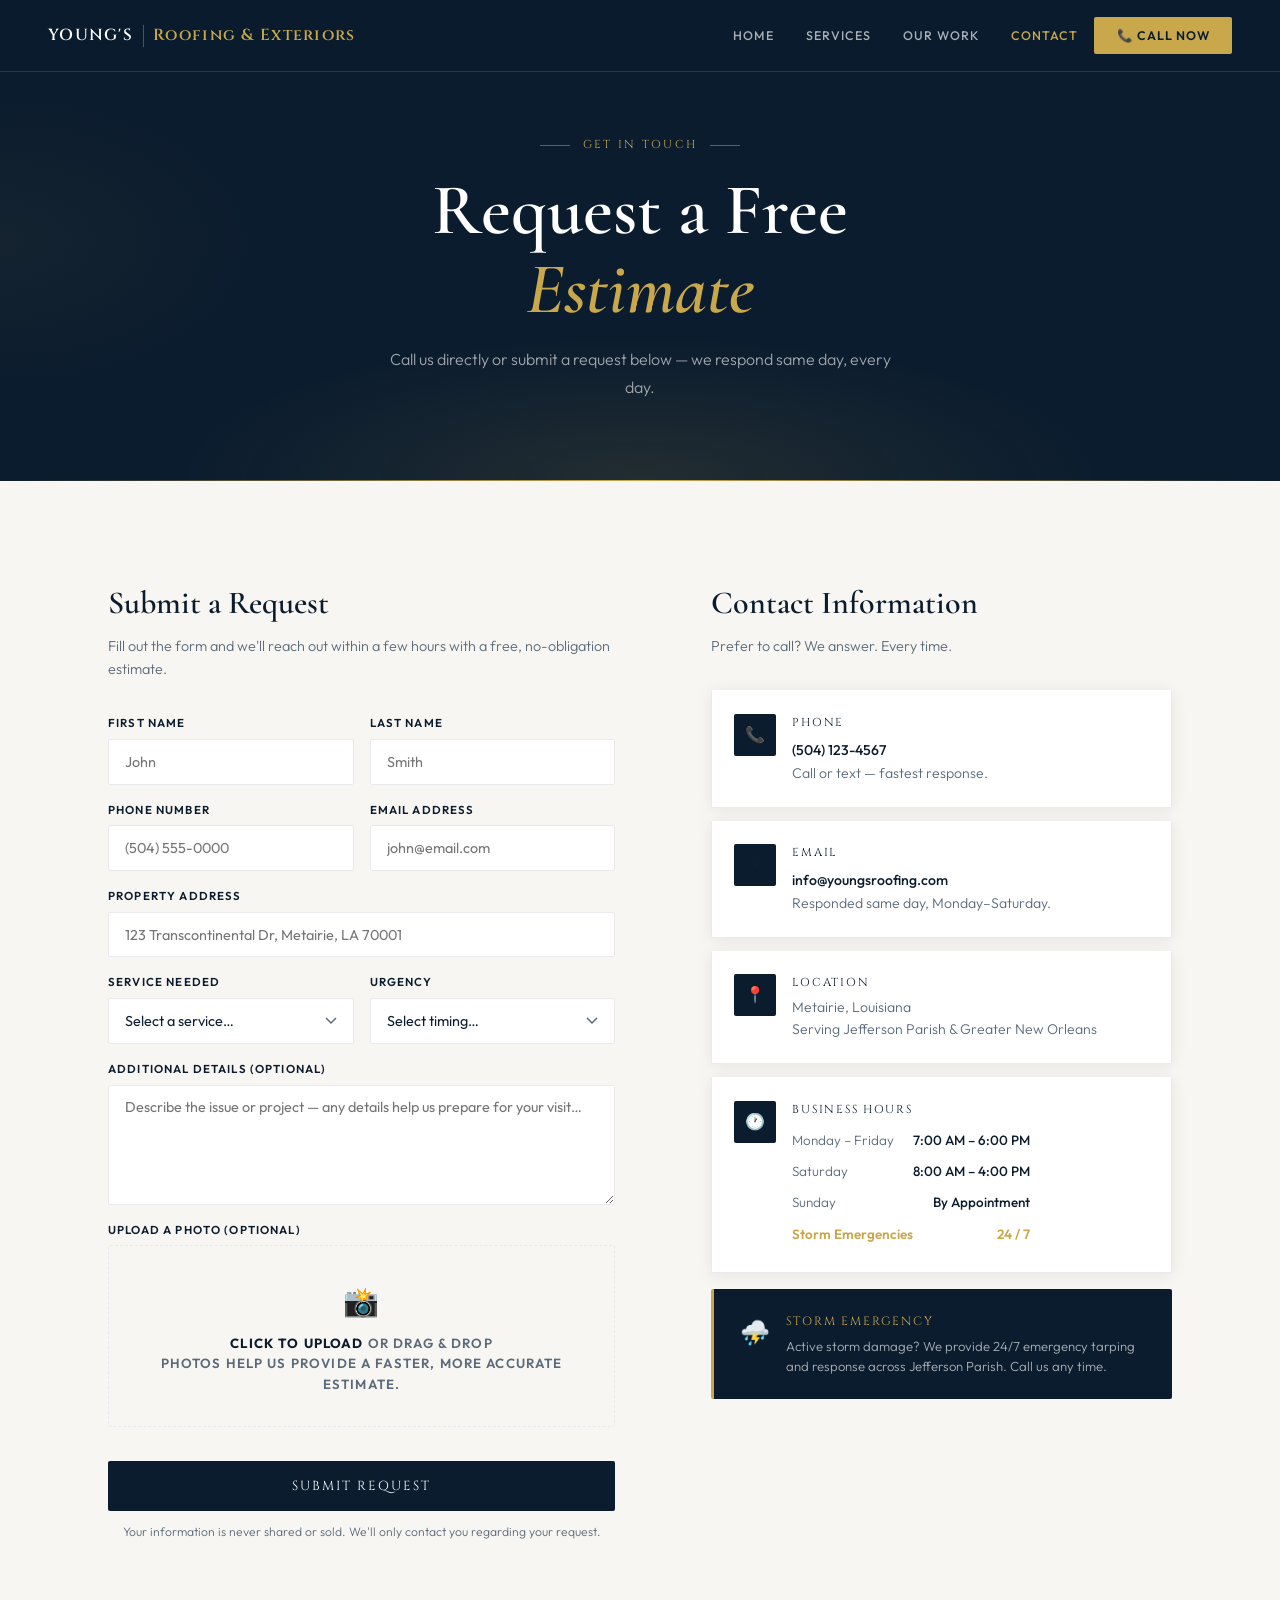
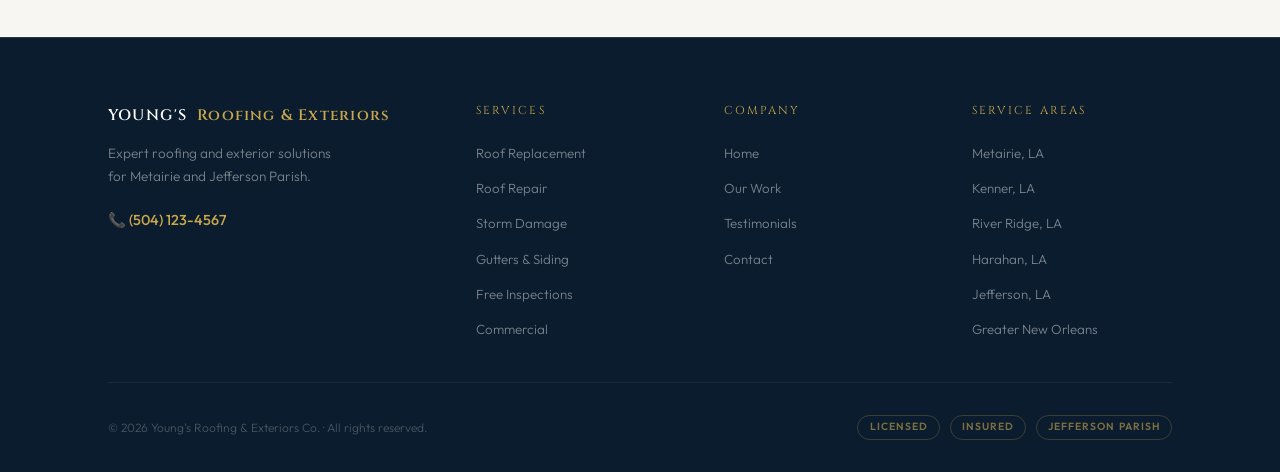
<file: contact.html>
<!DOCTYPE html>
<html lang="en">
<head>
  <meta charset="UTF-8"/>
  <meta name="viewport" content="width=device-width, initial-scale=1.0"/>
  <title>Contact — Young's Roofing & Exteriors Co.</title>
  <link rel="icon" type="image/svg+xml" href="logo-icon.svg"/>
  <link rel="stylesheet" href="style.css"/>
  <style>
    .contact-body { padding: 6rem 0; }
    .contact-grid { display: grid; grid-template-columns: 1.1fr 1fr; gap: 6rem; align-items: start; }

    .form-block h2 { font-family: var(--font-display); font-size: 2rem; font-weight: 600; color: var(--navy); margin-bottom: 0.4rem; }
    .form-block > .subtitle { font-size: 0.9rem; font-weight: 300; color: var(--muted); margin-bottom: 2rem; line-height: 1.65; }

    .form-row { display: grid; grid-template-columns: 1fr 1fr; gap: 1rem; }
    .field { display: flex; flex-direction: column; gap: 0.4rem; margin-bottom: 1rem; }
    .field label { font-size: 0.72rem; font-weight: 600; letter-spacing: 0.1em; text-transform: uppercase; color: var(--navy); }
    .field input, .field select, .field textarea {
      background: var(--white); border: 1px solid var(--silver);
      border-radius: var(--radius); padding: 0.8rem 1rem;
      font-family: var(--font-ui); font-size: 0.9rem; color: var(--text);
      transition: border-color 0.2s, box-shadow 0.2s; outline: none; appearance: none;
    }
    .field input:focus, .field select:focus, .field textarea:focus { border-color: var(--navy); box-shadow: 0 0 0 3px rgba(11,28,46,0.07); }
    .field textarea { resize: vertical; min-height: 120px; }
    .field select { background-image: url("data:image/svg+xml,%3Csvg xmlns='http://www.w3.org/2000/svg' width='12' height='8'%3E%3Cpath d='M1 1l5 5 5-5' stroke='%235a6a7a' stroke-width='1.5' fill='none'/%3E%3C/svg%3E"); background-repeat: no-repeat; background-position: right 1rem center; padding-right: 2.5rem; }

    .upload-zone { border: 1.5px dashed var(--silver); border-radius: var(--radius); padding: 2rem; text-align: center; cursor: pointer; background: var(--off-white); transition: border-color 0.2s, background 0.2s; display: block; }
    .upload-zone:hover { border-color: var(--navy); background: var(--white); }
    .upload-zone input { display: none; }
    .upload-icon { font-size: 1.8rem; margin-bottom: 0.5rem; display: block; }
    .upload-zone p { font-size: 0.83rem; color: var(--muted); line-height: 1.55; }
    .upload-zone p strong { color: var(--navy); }

    .btn-submit { width: 100%; background: var(--navy); color: var(--white); padding: 1rem; border: none; border-radius: var(--radius); font-family: var(--font-caps); font-weight: 400; font-size: 0.82rem; letter-spacing: 0.15em; text-transform: uppercase; cursor: pointer; margin-top: 1.1rem; transition: background 0.2s, transform 0.15s, box-shadow 0.2s; }
    .btn-submit:hover { background: var(--navy-light); transform: translateY(-2px); box-shadow: var(--shadow-md); }

    .form-note { font-size: 0.76rem; color: var(--muted); text-align: center; margin-top: 0.7rem; }
    .success-msg { display: none; background: #f0f8f0; border: 1px solid #a8d4a8; border-radius: var(--radius); padding: 1.4rem; text-align: center; margin-top: 1rem; }
    .success-msg.show { display: block; }
    .success-msg p { color: #2a6a2a; font-size: 0.93rem; }

    .info-block h2 { font-family: var(--font-display); font-size: 2rem; font-weight: 600; color: var(--navy); margin-bottom: 0.4rem; }
    .info-block > .subtitle { font-size: 0.9rem; font-weight: 300; color: var(--muted); margin-bottom: 2rem; line-height: 1.65; }

    .info-card { display: flex; align-items: flex-start; gap: 1rem; padding: 1.4rem; margin-bottom: 0.8rem; border-top: 1px solid transparent; }
    .info-card:hover { border-top-color: var(--gold); }
    .info-icon { width: 42px; height: 42px; flex-shrink: 0; background: var(--navy); border-radius: var(--radius); display: flex; align-items: center; justify-content: center; font-size: 1rem; }
    .info-card h3 { font-family: var(--font-caps); font-weight: 400; font-size: 0.72rem; letter-spacing: 0.15em; text-transform: uppercase; color: var(--navy); margin-bottom: 0.3rem; }
    .info-card p, .info-card a { font-size: 0.88rem; color: var(--muted); line-height: 1.55; text-decoration: none; }
    .info-card a { color: var(--navy); font-weight: 500; transition: color 0.2s; }
    .info-card a:hover { color: var(--gold); }

    .hours-table { width: 100%; font-size: 0.84rem; border-collapse: collapse; margin-top: 0.4rem; }
    .hours-table td { padding: 0.3rem 0; color: var(--muted); }
    .hours-table tr td:last-child { text-align: right; color: var(--navy); font-weight: 500; }
    .hours-table tr.emerg td { color: var(--gold); font-weight: 600; }

    .emergency-card { background: var(--navy); color: var(--white); border-radius: var(--radius); padding: 1.4rem 1.6rem; display: flex; align-items: flex-start; gap: 1rem; margin-top: 1rem; border-left: 3px solid var(--gold); }
    .emergency-card .em-icon { font-size: 1.5rem; flex-shrink: 0; margin-top: 0.1rem; }
    .emergency-card h4 { font-family: var(--font-caps); font-weight: 400; font-size: 0.75rem; letter-spacing: 0.15em; text-transform: uppercase; color: var(--gold); margin-bottom: 0.3rem; }
    .emergency-card p { font-size: 0.82rem; color: rgba(255,255,255,0.65); line-height: 1.55; }

    @media (max-width: 960px) {
      .contact-grid { grid-template-columns: 1fr; gap: 4rem; }
      .form-row { grid-template-columns: 1fr; }
      .contact-body { padding: 4rem 0; }
    }
  </style>
</head>
<body>

<nav class="site-nav" id="siteNav">
  <a href="index.html" class="nav-logo"><span>YOUNG'S</span><span class="nav-logo-divider"></span><span class="accent">Roofing & Exteriors</span></a>
  <ul class="nav-links">
    <li><a href="index.html">Home</a></li>
    <li><a href="services.html">Services</a></li>
    <li><a href="gallery.html">Our Work</a></li>
    <li><a href="contact.html" class="active">Contact</a></li>
    <li><a href="tel:+15041234567" class="nav-cta">📞 Call Now</a></li>
  </ul>
  <button class="nav-hamburger" id="burger" onclick="toggleMenu()" aria-label="Menu"><span></span><span></span><span></span></button>
</nav>
<div id="mobileMenu" style="display:none;position:fixed;top:72px;left:0;right:0;background:#0b1c2e;z-index:9999;flex-direction:column;padding:0.5rem 0 1rem;border-top:2px solid #c9a84c;border-bottom:1px solid rgba(201,168,76,0.2);box-shadow:0 8px 32px rgba(0,0,0,0.4);">
  <a href="index.html" onclick="closeMenu()" style="display:block;padding:1rem 1.5rem;font-size:0.85rem;font-weight:500;color:rgba(255,255,255,0.75);border-bottom:1px solid rgba(255,255,255,0.06);text-decoration:none;letter-spacing:0.08em;text-transform:uppercase;">Home</a>
  <a href="services.html" onclick="closeMenu()" style="display:block;padding:1rem 1.5rem;font-size:0.85rem;font-weight:500;color:rgba(255,255,255,0.75);border-bottom:1px solid rgba(255,255,255,0.06);text-decoration:none;letter-spacing:0.08em;text-transform:uppercase;">Services</a>
  <a href="gallery.html" onclick="closeMenu()" style="display:block;padding:1rem 1.5rem;font-size:0.85rem;font-weight:500;color:rgba(255,255,255,0.75);border-bottom:1px solid rgba(255,255,255,0.06);text-decoration:none;letter-spacing:0.08em;text-transform:uppercase;">Our Work</a>
  <a href="contact.html" onclick="closeMenu()" style="display:block;padding:1rem 1.5rem;font-size:0.85rem;font-weight:500;color:var(--gold);border-bottom:1px solid rgba(255,255,255,0.06);text-decoration:none;letter-spacing:0.08em;text-transform:uppercase;">Contact</a>
  <div style="padding:1rem 1.5rem;"><a href="tel:+15041234567" style="display:block;background:#c9a84c;color:#0b1c2e;text-align:center;padding:1rem;font-size:0.85rem;font-weight:700;text-decoration:none;letter-spacing:0.1em;text-transform:uppercase;">📞 Call Now — (504) 123-4567</a></div>
</div>
<script>function toggleMenu(){var m=document.getElementById('mobileMenu'),b=document.getElementById('burger'),o=m.style.display==='flex';m.style.display=o?'none':'flex';b.classList.toggle('is-open',!o);}function closeMenu(){document.getElementById('mobileMenu').style.display='none';document.getElementById('burger').classList.remove('is-open');}window.addEventListener('scroll',function(){document.getElementById('siteNav').classList.toggle('scrolled',window.scrollY>20);},{passive:true});</script>

<div class="page-header">
  <div class="page-eyebrow">Get in Touch</div>
  <h1>Request a Free<br><em>Estimate</em></h1>
  <p>Call us directly or submit a request below — we respond same day, every day.</p>
</div>

<section class="contact-body">
  <div class="container">
    <div class="contact-grid">
      <div class="form-block anim-up">
        <h2>Submit a Request</h2>
        <p class="subtitle">Fill out the form and we'll reach out within a few hours with a free, no-obligation estimate.</p>

        <div class="form-row">
          <div class="field"><label>First Name</label><input type="text" placeholder="John"/></div>
          <div class="field"><label>Last Name</label><input type="text" placeholder="Smith"/></div>
        </div>
        <div class="form-row">
          <div class="field"><label>Phone Number</label><input type="tel" placeholder="(504) 555-0000"/></div>
          <div class="field"><label>Email Address</label><input type="email" placeholder="john@email.com"/></div>
        </div>
        <div class="field"><label>Property Address</label><input type="text" placeholder="123 Transcontinental Dr, Metairie, LA 70001"/></div>
        <div class="form-row">
          <div class="field">
            <label>Service Needed</label>
            <select>
              <option value="">Select a service…</option>
              <option>Roof Replacement</option>
              <option>Roof Repair</option>
              <option>Storm / Hurricane Damage</option>
              <option>Gutters & Siding</option>
              <option>Free Inspection</option>
              <option>Insurance Claim Help</option>
              <option>Commercial Roofing</option>
              <option>Not Sure — Need Advice</option>
            </select>
          </div>
          <div class="field">
            <label>Urgency</label>
            <select>
              <option value="">Select timing…</option>
              <option>Emergency — ASAP</option>
              <option>Within the week</option>
              <option>Within the month</option>
              <option>Just planning ahead</option>
            </select>
          </div>
        </div>
        <div class="field"><label>Additional Details (Optional)</label><textarea placeholder="Describe the issue or project — any details help us prepare for your visit…"></textarea></div>
        <div class="field">
          <label>Upload a Photo (Optional)</label>
          <label class="upload-zone" for="photo-upload" id="uploadZone">
            <span class="upload-icon">📸</span>
            <p><strong>Click to upload</strong> or drag & drop<br/>Photos help us provide a faster, more accurate estimate.</p>
            <input type="file" id="photo-upload" accept="image/*" multiple/>
          </label>
        </div>
        <button class="btn-submit" id="submitBtn" onclick="handleSubmit(event)">Submit Request</button>
        <p class="form-note">Your information is never shared or sold. We'll only contact you regarding your request.</p>
        <div class="success-msg" id="successMsg">
          <p>✅ Request received. We'll be in touch within a few hours. You can also reach us directly at (504) 123-4567.</p>
        </div>
      </div>

      <div class="info-block anim-up-2">
        <h2>Contact Information</h2>
        <p class="subtitle">Prefer to call? We answer. Every time.</p>

        <div class="card info-card">
          <div class="info-icon">📞</div>
          <div><h3>Phone</h3><a href="tel:+15041234567">(504) 123-4567</a><p>Call or text — fastest response.</p></div>
        </div>
        <div class="card info-card">
          <div class="info-icon">✉️</div>
          <div><h3>Email</h3><a href="mailto:info@youngsroofing.com">info@youngsroofing.com</a><p>Responded same day, Monday–Saturday.</p></div>
        </div>
        <div class="card info-card">
          <div class="info-icon">📍</div>
          <div><h3>Location</h3><p>Metairie, Louisiana<br/>Serving Jefferson Parish & Greater New Orleans</p></div>
        </div>
        <div class="card info-card">
          <div class="info-icon">🕐</div>
          <div>
            <h3>Business Hours</h3>
            <table class="hours-table">
              <tr><td>Monday – Friday</td><td>7:00 AM – 6:00 PM</td></tr>
              <tr><td>Saturday</td><td>8:00 AM – 4:00 PM</td></tr>
              <tr><td>Sunday</td><td>By Appointment</td></tr>
              <tr class="emerg"><td>Storm Emergencies</td><td>24 / 7</td></tr>
            </table>
          </div>
        </div>

        <div class="emergency-card">
          <span class="em-icon">⛈️</span>
          <div>
            <h4>Storm Emergency</h4>
            <p>Active storm damage? We provide 24/7 emergency tarping and response across Jefferson Parish. Call us any time.</p>
          </div>
        </div>
      </div>
    </div>
  </div>
</section>

<footer class="site-footer">
  <div class="container">
    <div class="footer-top">
      <div class="footer-brand">
        <a href="index.html" class="nav-logo" style="color:var(--white);margin-bottom:0.8rem;">YOUNG'S <span class="accent" style="color:var(--gold);">Roofing & Exteriors</span></a>
        <p class="footer-tagline">Expert roofing and exterior solutions for Metairie and Jefferson Parish.</p>
        <a href="tel:+15041234567" class="footer-phone">📞 (504) 123-4567</a>
      </div>
      <div class="footer-col"><h4>Services</h4><ul><li><a href="services.html#replacement">Roof Replacement</a></li><li><a href="services.html#repair">Roof Repair</a></li><li><a href="services.html#storm">Storm Damage</a></li><li><a href="services.html#gutters">Gutters & Siding</a></li><li><a href="services.html#inspection">Free Inspections</a></li><li><a href="services.html#commercial">Commercial</a></li></ul></div>
      <div class="footer-col"><h4>Company</h4><ul><li><a href="index.html">Home</a></li><li><a href="gallery.html">Our Work</a></li><li><a href="index.html#reviews">Testimonials</a></li><li><a href="contact.html">Contact</a></li></ul></div>
      <div class="footer-col"><h4>Service Areas</h4><ul><li><a href="contact.html">Metairie, LA</a></li><li><a href="contact.html">Kenner, LA</a></li><li><a href="contact.html">River Ridge, LA</a></li><li><a href="contact.html">Harahan, LA</a></li><li><a href="contact.html">Jefferson, LA</a></li><li><a href="contact.html">Greater New Orleans</a></li></ul></div>
    </div>
    <div class="footer-bottom">
      <p class="footer-copy">© 2026 Young's Roofing & Exteriors Co. · All rights reserved.</p>
      <div class="footer-badges"><span class="footer-badge">Licensed</span><span class="footer-badge">Insured</span><span class="footer-badge">Jefferson Parish</span></div>
    </div>
  </div>
</footer>

<script>
function handleSubmit(e){e.preventDefault();document.getElementById('successMsg').classList.add('show');var btn=document.getElementById('submitBtn');btn.textContent='✓ Request Submitted';btn.style.background='#1a3a56';btn.disabled=true;}
var zone=document.getElementById('uploadZone');
if(zone){zone.addEventListener('dragover',function(e){e.preventDefault();zone.style.borderColor='var(--navy)';});zone.addEventListener('dragleave',function(){zone.style.borderColor='var(--silver)';});document.getElementById('photo-upload').addEventListener('change',function(){if(this.files.length>0){zone.querySelector('p').innerHTML='<strong>'+this.files.length+' file(s) selected</strong>';zone.style.borderColor='var(--navy)';}});}
</script>
</body>
</html>
</file>
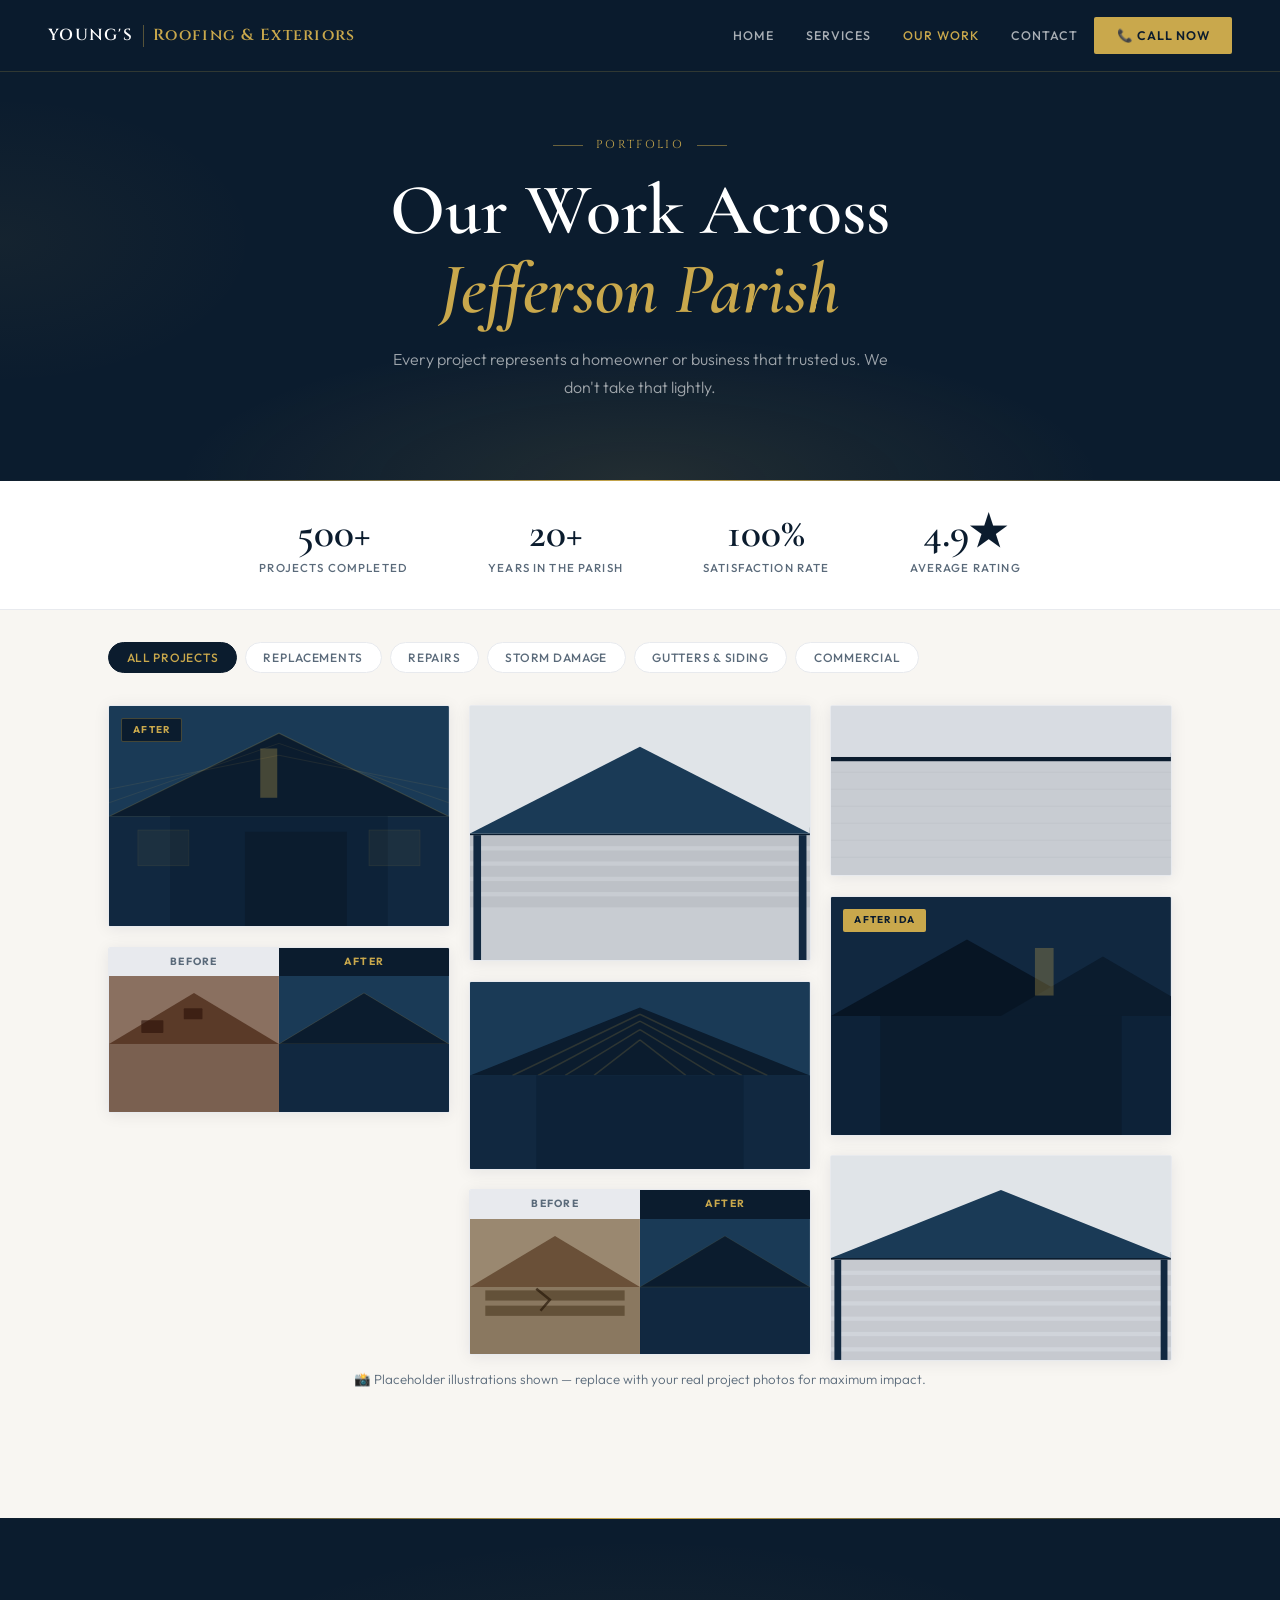
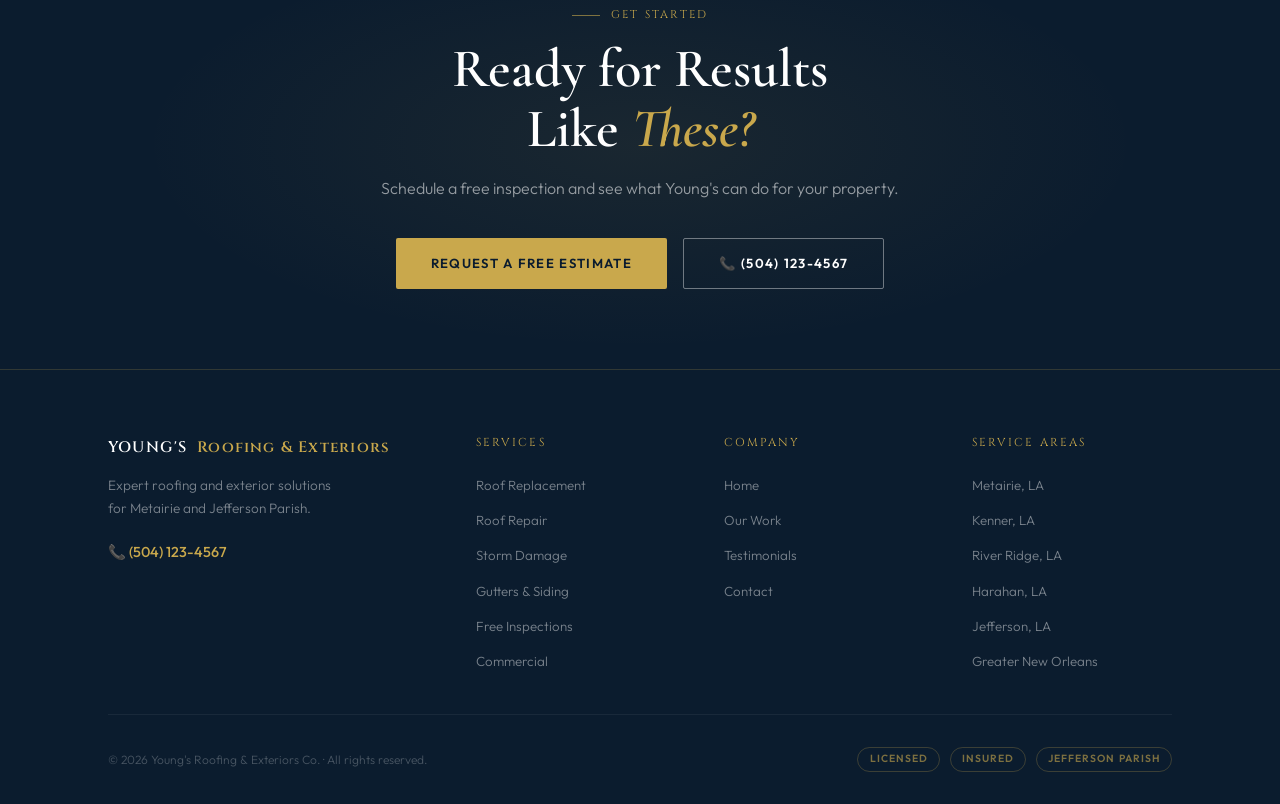
<file: gallery.html>
<!DOCTYPE html>
<html lang="en">
<head>
  <meta charset="UTF-8"/>
  <meta name="viewport" content="width=device-width, initial-scale=1.0"/>
  <title>Our Work — Young's Roofing & Exteriors Co.</title>
  <link rel="icon" type="image/svg+xml" href="logo-icon.svg"/>
  <link rel="stylesheet" href="style.css"/>
  <style>
    .gallery-stats { background: var(--white); border-bottom: 1px solid var(--silver); padding: 2rem 0; }
    .gallery-stats .container { display: flex; justify-content: center; gap: 5rem; flex-wrap: wrap; }
    .gstat { text-align: center; }
    .gstat-num { font-family: var(--font-display); font-size: 2.6rem; font-weight: 600; color: var(--navy); line-height: 1; }
    .gstat-lbl { font-size: 0.72rem; font-weight: 500; letter-spacing: 0.1em; text-transform: uppercase; color: var(--muted); margin-top: 0.25rem; }

    .filter-bar { padding: 2rem 0 0; }
    .filter-bar .container { display: flex; gap: 0.5rem; flex-wrap: wrap; }
    .filter-btn { padding: 0.42rem 1.1rem; border-radius: 2rem; font-size: 0.75rem; font-weight: 500; letter-spacing: 0.06em; text-transform: uppercase; color: var(--muted); text-decoration: none; border: 1px solid var(--silver); background: var(--white); cursor: pointer; transition: all 0.2s; font-family: var(--font-ui); }
    .filter-btn:hover { border-color: var(--navy); color: var(--navy); }
    .filter-btn.active { background: var(--navy); border-color: var(--navy); color: var(--gold); }

    .gallery-wrap { padding: 2rem 0 6rem; }
    .masonry { columns: 3; column-gap: 1.2rem; }
    .gallery-item { break-inside: avoid; margin-bottom: 1.2rem; position: relative; overflow: hidden; border-radius: 2px; cursor: pointer; border: 1px solid var(--silver); box-shadow: var(--shadow-sm); transition: box-shadow 0.25s, transform 0.25s; }
    .gallery-item:hover { box-shadow: var(--shadow-lg); transform: translateY(-3px); }
    .gallery-item svg { width: 100%; display: block; }
    .gallery-overlay { position: absolute; inset: 0; background: linear-gradient(to top, rgba(11,28,46,0.92) 0%, transparent 55%); opacity: 0; transition: opacity 0.3s; display: flex; flex-direction: column; justify-content: flex-end; padding: 1.2rem; }
    .gallery-item:hover .gallery-overlay { opacity: 1; }
    .overlay-tag { display: inline-block; background: var(--gold); color: var(--navy); font-size: 0.62rem; font-weight: 700; letter-spacing: 0.12em; text-transform: uppercase; padding: 0.22rem 0.7rem; border-radius: 2px; margin-bottom: 0.35rem; width: fit-content; }
    .overlay-title { font-family: var(--font-display); font-weight: 600; font-size: 1rem; color: var(--white); margin-bottom: 0.15rem; }
    .overlay-loc { font-size: 0.75rem; color: rgba(201,168,76,0.8); }
    .item-badge { position: absolute; top: 0.75rem; left: 0.75rem; font-size: 0.62rem; font-weight: 700; letter-spacing: 0.12em; text-transform: uppercase; padding: 0.22rem 0.7rem; border-radius: 2px; color: var(--navy); background: var(--gold); }
    .item-badge.dark { background: var(--navy); color: var(--gold); border: 1px solid rgba(201,168,76,0.3); }

    .ba-pair { break-inside: avoid; margin-bottom: 1.2rem; border: 1px solid var(--silver); border-radius: 2px; overflow: hidden; box-shadow: var(--shadow-sm); transition: box-shadow 0.25s, transform 0.25s; }
    .ba-pair:hover { box-shadow: var(--shadow-lg); transform: translateY(-3px); }
    .ba-labels { display: grid; grid-template-columns: 1fr 1fr; }
    .ba-label { padding: 0.38rem; text-align: center; font-size: 0.65rem; font-weight: 700; letter-spacing: 0.12em; text-transform: uppercase; }
    .ba-label.before { background: var(--silver); color: var(--muted); }
    .ba-label.after { background: var(--navy); color: var(--gold); }
    .ba-photos { display: grid; grid-template-columns: 1fr 1fr; }
    .ba-photos svg { width: 100%; display: block; }

    .photo-note { text-align: center; padding: 0.5rem 0 2rem; font-size: 0.83rem; color: var(--muted); }

    .cta-band { background: var(--navy); padding: 5rem 3rem; text-align: center; position: relative; overflow: hidden; }
    .cta-band::before { content: ''; position: absolute; inset: 0; background: radial-gradient(ellipse 60% 70% at 50% 50%, rgba(201,168,76,0.08) 0%, transparent 65%); }
    .cta-band::after { content: ''; position: absolute; top: 0; left: 0; right: 0; height: 1px; background: linear-gradient(90deg, transparent, var(--gold), transparent); }
    .cta-inner { position: relative; max-width: 600px; margin: 0 auto; }
    .cta-inner h2 { font-family: var(--font-display); font-size: clamp(2rem, 5vw, 3.4rem); font-weight: 600; color: var(--white); line-height: 1.1; margin-bottom: 0.9rem; }
    .cta-inner h2 em { font-style: italic; color: var(--gold); }
    .cta-inner p { font-size: 1rem; font-weight: 300; color: rgba(255,255,255,0.55); margin-bottom: 2.2rem; line-height: 1.75; }
    .cta-btns { display: flex; justify-content: center; gap: 1rem; flex-wrap: wrap; }

    @media (max-width: 960px) { .masonry { columns: 2; } .gallery-stats .container { gap: 2.5rem; } }
    @media (max-width: 600px) { .masonry { columns: 1; } }
  </style>
</head>
<body>

<nav class="site-nav" id="siteNav">
  <a href="index.html" class="nav-logo"><span>YOUNG'S</span><span class="nav-logo-divider"></span><span class="accent">Roofing & Exteriors</span></a>
  <ul class="nav-links">
    <li><a href="index.html">Home</a></li>
    <li><a href="services.html">Services</a></li>
    <li><a href="gallery.html" class="active">Our Work</a></li>
    <li><a href="contact.html">Contact</a></li>
    <li><a href="tel:+15041234567" class="nav-cta">📞 Call Now</a></li>
  </ul>
  <button class="nav-hamburger" id="burger" onclick="toggleMenu()" aria-label="Menu"><span></span><span></span><span></span></button>
</nav>
<div id="mobileMenu" style="display:none;position:fixed;top:72px;left:0;right:0;background:#0b1c2e;z-index:9999;flex-direction:column;padding:0.5rem 0 1rem;border-top:2px solid #c9a84c;border-bottom:1px solid rgba(201,168,76,0.2);box-shadow:0 8px 32px rgba(0,0,0,0.4);">
  <a href="index.html" onclick="closeMenu()" style="display:block;padding:1rem 1.5rem;font-size:0.85rem;font-weight:500;color:rgba(255,255,255,0.75);border-bottom:1px solid rgba(255,255,255,0.06);text-decoration:none;letter-spacing:0.08em;text-transform:uppercase;">Home</a>
  <a href="services.html" onclick="closeMenu()" style="display:block;padding:1rem 1.5rem;font-size:0.85rem;font-weight:500;color:rgba(255,255,255,0.75);border-bottom:1px solid rgba(255,255,255,0.06);text-decoration:none;letter-spacing:0.08em;text-transform:uppercase;">Services</a>
  <a href="gallery.html" onclick="closeMenu()" style="display:block;padding:1rem 1.5rem;font-size:0.85rem;font-weight:500;color:var(--gold);border-bottom:1px solid rgba(255,255,255,0.06);text-decoration:none;letter-spacing:0.08em;text-transform:uppercase;">Our Work</a>
  <a href="contact.html" onclick="closeMenu()" style="display:block;padding:1rem 1.5rem;font-size:0.85rem;font-weight:500;color:rgba(255,255,255,0.75);border-bottom:1px solid rgba(255,255,255,0.06);text-decoration:none;letter-spacing:0.08em;text-transform:uppercase;">Contact</a>
  <div style="padding:1rem 1.5rem;"><a href="tel:+15041234567" style="display:block;background:#c9a84c;color:#0b1c2e;text-align:center;padding:1rem;font-size:0.85rem;font-weight:700;text-decoration:none;letter-spacing:0.1em;text-transform:uppercase;">📞 Call Now — (504) 123-4567</a></div>
</div>
<script>function toggleMenu(){var m=document.getElementById('mobileMenu'),b=document.getElementById('burger'),o=m.style.display==='flex';m.style.display=o?'none':'flex';b.classList.toggle('is-open',!o);}function closeMenu(){document.getElementById('mobileMenu').style.display='none';document.getElementById('burger').classList.remove('is-open');}window.addEventListener('scroll',function(){document.getElementById('siteNav').classList.toggle('scrolled',window.scrollY>20);},{passive:true});</script>

<div class="page-header">
  <div class="page-eyebrow">Portfolio</div>
  <h1>Our Work Across<br><em>Jefferson Parish</em></h1>
  <p>Every project represents a homeowner or business that trusted us. We don't take that lightly.</p>
</div>

<div class="gallery-stats">
  <div class="container">
    <div class="gstat"><div class="gstat-num">500+</div><div class="gstat-lbl">Projects Completed</div></div>
    <div class="gstat"><div class="gstat-num">20+</div><div class="gstat-lbl">Years in the Parish</div></div>
    <div class="gstat"><div class="gstat-num">100%</div><div class="gstat-lbl">Satisfaction Rate</div></div>
    <div class="gstat"><div class="gstat-num">4.9★</div><div class="gstat-lbl">Average Rating</div></div>
  </div>
</div>

<div class="filter-bar">
  <div class="container">
    <button class="filter-btn active" onclick="filterGallery('all',this)">All Projects</button>
    <button class="filter-btn" onclick="filterGallery('replacement',this)">Replacements</button>
    <button class="filter-btn" onclick="filterGallery('repair',this)">Repairs</button>
    <button class="filter-btn" onclick="filterGallery('storm',this)">Storm Damage</button>
    <button class="filter-btn" onclick="filterGallery('gutters',this)">Gutters & Siding</button>
    <button class="filter-btn" onclick="filterGallery('commercial',this)">Commercial</button>
  </div>
</div>

<div class="gallery-wrap">
  <div class="container">
    <div class="masonry" id="galleryGrid">

      <div class="gallery-item anim-up-1" data-cat="replacement">
        <svg viewBox="0 0 400 260" xmlns="http://www.w3.org/2000/svg">
          <rect width="400" height="260" fill="#1a3a56"/>
          <polygon points="0,130 200,32 400,130" fill="#0b1c2e"/>
          <polygon points="0,130 200,32 400,130" fill="none" stroke="rgba(201,168,76,0.2)" stroke-width="1.2"/>
          <g stroke="rgba(201,168,76,0.1)" stroke-width="1.2"><line x1="0" y1="114" x2="200" y2="44"/><line x1="400" y1="114" x2="200" y2="44"/><line x1="0" y1="98" x2="200" y2="58"/><line x1="400" y1="98" x2="200" y2="58"/></g>
          <rect x="178" y="50" width="20" height="58" fill="rgba(201,168,76,0.3)"/>
          <rect x="0" y="130" width="400" height="130" fill="#112840"/>
          <rect x="72" y="130" width="256" height="130" fill="#0d2238"/>
          <rect x="160" y="148" width="120" height="112" fill="#0b1c2e"/>
          <rect x="34" y="146" width="60" height="42" fill="rgba(201,168,76,0.06)" stroke="rgba(201,168,76,0.12)" stroke-width="0.8"/>
          <rect x="306" y="146" width="60" height="42" fill="rgba(201,168,76,0.06)" stroke="rgba(201,168,76,0.12)" stroke-width="0.8"/>
        </svg>
        <span class="item-badge dark">After</span>
        <div class="gallery-overlay">
          <span class="overlay-tag">Replacement</span>
          <div class="overlay-title">Full Shingle Replacement</div>
          <div class="overlay-loc">📍 Metairie, LA</div>
        </div>
      </div>

      <div class="ba-pair anim-up-2" data-cat="storm">
        <div class="ba-labels"><span class="ba-label before">Before</span><span class="ba-label after">After</span></div>
        <div class="ba-photos">
          <svg viewBox="0 0 200 160" xmlns="http://www.w3.org/2000/svg"><rect width="200" height="160" fill="#8a7060"/><polygon points="0,80 100,20 200,80" fill="#5a3a28"/><g fill="#2a1008" opacity="0.6"><rect x="38" y="52" width="26" height="15" rx="1"/><rect x="88" y="38" width="22" height="13" rx="1"/></g><rect x="0" y="80" width="200" height="80" fill="#7a6050"/></svg>
          <svg viewBox="0 0 200 160" xmlns="http://www.w3.org/2000/svg"><rect width="200" height="160" fill="#1a3a56"/><polygon points="0,80 100,20 200,80" fill="#0b1c2e"/><polygon points="0,80 100,20 200,80" fill="none" stroke="rgba(201,168,76,0.2)" stroke-width="1"/><rect x="0" y="80" width="200" height="80" fill="#112840"/></svg>
        </div>
      </div>

      <div class="gallery-item anim-up-1" data-cat="gutters">
        <svg viewBox="0 0 400 300" xmlns="http://www.w3.org/2000/svg">
          <rect width="400" height="300" fill="#e0e4e8"/>
          <rect x="0" y="150" width="400" height="150" fill="#c8ccd2"/>
          <g fill="#b8bcc2" opacity="0.65"><rect x="0" y="152" width="400" height="13"/><rect x="0" y="170" width="400" height="13"/><rect x="0" y="188" width="400" height="13"/><rect x="0" y="206" width="400" height="13"/><rect x="0" y="224" width="400" height="13"/></g>
          <rect x="0" y="143" width="400" height="9" fill="#0b1c2e"/>
          <rect x="4" y="152" width="9" height="148" fill="#112840"/>
          <rect x="387" y="152" width="9" height="148" fill="#112840"/>
          <polygon points="0,150 200,48 400,150" fill="#1a3a56"/>
          <rect x="0" y="0" width="400" height="150" fill="#e0e4e8"/>
          <polygon points="0,150 200,48 400,150" fill="#1a3a56"/>
        </svg>
        <div class="gallery-overlay">
          <span class="overlay-tag">Gutters</span>
          <div class="overlay-title">Seamless Gutter Install</div>
          <div class="overlay-loc">📍 Kenner, LA</div>
        </div>
      </div>

      <div class="gallery-item anim-up-2" data-cat="replacement">
        <svg viewBox="0 0 400 220" xmlns="http://www.w3.org/2000/svg">
          <rect width="400" height="220" fill="#1a3a56"/>
          <polygon points="0,110 200,30 400,110" fill="#0b1c2e"/>
          <g stroke="rgba(201,168,76,0.18)" stroke-width="1.8"><line x1="50" y1="110" x2="200" y2="38"/><line x1="350" y1="110" x2="200" y2="38"/><line x1="80" y1="110" x2="200" y2="46"/><line x1="320" y1="110" x2="200" y2="46"/><line x1="112" y1="110" x2="200" y2="56"/><line x1="288" y1="110" x2="200" y2="56"/><line x1="146" y1="110" x2="200" y2="68"/><line x1="254" y1="110" x2="200" y2="68"/></g>
          <rect x="0" y="110" width="400" height="110" fill="#112840"/>
          <rect x="78" y="110" width="244" height="110" fill="#0d2238"/>
        </svg>
        <div class="gallery-overlay">
          <span class="overlay-tag">Metal Roof</span>
          <div class="overlay-title">Standing Seam Metal</div>
          <div class="overlay-loc">📍 River Ridge, LA</div>
        </div>
      </div>

      <div class="ba-pair anim-up-1" data-cat="repair">
        <div class="ba-labels"><span class="ba-label before">Before</span><span class="ba-label after">After</span></div>
        <div class="ba-photos">
          <svg viewBox="0 0 200 160" xmlns="http://www.w3.org/2000/svg"><rect width="200" height="160" fill="#9a8870"/><rect x="0" y="80" width="200" height="80" fill="#8a7860"/><g fill="#5a4830" opacity="0.8"><rect x="18" y="84" width="164" height="12"/><rect x="18" y="102" width="164" height="12"/></g><path d="M78,82 L94,95 L83,108" stroke="#2a1a0a" stroke-width="3" fill="none" opacity="0.7"/><polygon points="0,80 100,20 200,80" fill="#6a5038"/></svg>
          <svg viewBox="0 0 200 160" xmlns="http://www.w3.org/2000/svg"><rect width="200" height="160" fill="#1a3a56"/><rect x="0" y="80" width="200" height="80" fill="#112840"/><polygon points="0,80 100,20 200,80" fill="#0b1c2e"/><polygon points="0,80 100,20 200,80" fill="none" stroke="rgba(201,168,76,0.15)" stroke-width="0.8"/></svg>
        </div>
      </div>

      <div class="gallery-item anim-up-2" data-cat="commercial">
        <svg viewBox="0 0 400 200" xmlns="http://www.w3.org/2000/svg">
          <rect width="400" height="200" fill="#d8dce2"/>
          <rect x="0" y="60" width="400" height="140" fill="#c8ccd2"/>
          <rect x="0" y="55" width="400" height="10" fill="#0b1c2e"/>
          <rect x="58" y="30" width="48" height="28" fill="#1a3a56" rx="2"/>
          <rect x="148" y="35" width="38" height="22" fill="#1a3a56" rx="2"/>
          <rect x="278" y="28" width="52" height="30" fill="#1a3a56" rx="2"/>
          <g stroke="#b8bcc2" stroke-width="1" opacity="0.5"><line x1="0" y1="78" x2="400" y2="78"/><line x1="0" y1="98" x2="400" y2="98"/><line x1="0" y1="118" x2="400" y2="118"/><line x1="0" y1="138" x2="400" y2="138"/><line x1="0" y1="158" x2="400" y2="158"/><line x1="0" y1="178" x2="400" y2="178"/></g>
          <rect x="0" y="0" width="400" height="60" fill="#d8dce2"/>
        </svg>
        <div class="gallery-overlay">
          <span class="overlay-tag">Commercial</span>
          <div class="overlay-title">TPO Flat Roof System</div>
          <div class="overlay-loc">📍 Elmwood, LA</div>
        </div>
      </div>

      <div class="gallery-item anim-up-1" data-cat="storm">
        <svg viewBox="0 0 400 280" xmlns="http://www.w3.org/2000/svg">
          <rect width="400" height="280" fill="#112840"/>
          <rect x="0" y="140" width="400" height="140" fill="#0d2238"/>
          <polygon points="0,140 160,50 320,140" fill="#071524"/>
          <polygon points="200,140 320,70 440,140" fill="#0b1c2e"/>
          <rect x="240" y="60" width="22" height="56" fill="rgba(201,168,76,0.3)"/>
          <rect x="58" y="140" width="284" height="140" fill="#0b1c2e"/>
        </svg>
        <span class="item-badge">After Ida</span>
        <div class="gallery-overlay">
          <span class="overlay-tag">Storm Recovery</span>
          <div class="overlay-title">Post-Ida Replacement</div>
          <div class="overlay-loc">📍 Harahan, LA</div>
        </div>
      </div>

      <div class="gallery-item anim-up-2" data-cat="gutters">
        <svg viewBox="0 0 400 240" xmlns="http://www.w3.org/2000/svg">
          <rect width="400" height="240" fill="#e0e4e8"/>
          <rect x="0" y="120" width="400" height="120" fill="#d0d4da"/>
          <g fill="#c0c4ca" opacity="0.65"><rect x="0" y="122" width="400" height="13"/><rect x="0" y="140" width="400" height="13"/><rect x="0" y="158" width="400" height="13"/><rect x="0" y="176" width="400" height="13"/><rect x="0" y="194" width="400" height="13"/><rect x="0" y="212" width="400" height="13"/><rect x="0" y="230" width="400" height="13"/></g>
          <rect x="0" y="113" width="400" height="9" fill="#0b1c2e"/>
          <polygon points="0,120 200,40 400,120" fill="#1a3a56"/>
          <rect x="0" y="0" width="400" height="120" fill="#e0e4e8"/>
          <polygon points="0,120 200,40 400,120" fill="#1a3a56"/>
          <rect x="4" y="122" width="8" height="118" fill="#112840"/>
          <rect x="388" y="122" width="8" height="118" fill="#112840"/>
        </svg>
        <div class="gallery-overlay">
          <span class="overlay-tag">Siding</span>
          <div class="overlay-title">Exterior Siding & Gutters</div>
          <div class="overlay-loc">📍 Jefferson, LA</div>
        </div>
      </div>

    </div>
    <p class="photo-note">📸 Placeholder illustrations shown — replace with your real project photos for maximum impact.</p>
  </div>
</div>

<div class="cta-band">
  <div class="cta-inner">
    <div class="eyebrow" style="justify-content:center;margin-bottom:1rem;">Get Started</div>
    <h2>Ready for Results<br>Like <em>These?</em></h2>
    <p>Schedule a free inspection and see what Young's can do for your property.</p>
    <div class="cta-btns">
      <a href="contact.html" class="btn btn-primary">Request a Free Estimate</a>
      <a href="tel:+15041234567" class="btn btn-outline-white">📞 (504) 123-4567</a>
    </div>
  </div>
</div>

<footer class="site-footer">
  <div class="container">
    <div class="footer-top">
      <div class="footer-brand">
        <a href="index.html" class="nav-logo" style="color:var(--white);margin-bottom:0.8rem;">YOUNG'S <span class="accent" style="color:var(--gold);">Roofing & Exteriors</span></a>
        <p class="footer-tagline">Expert roofing and exterior solutions for Metairie and Jefferson Parish.</p>
        <a href="tel:+15041234567" class="footer-phone">📞 (504) 123-4567</a>
      </div>
      <div class="footer-col"><h4>Services</h4><ul><li><a href="services.html#replacement">Roof Replacement</a></li><li><a href="services.html#repair">Roof Repair</a></li><li><a href="services.html#storm">Storm Damage</a></li><li><a href="services.html#gutters">Gutters & Siding</a></li><li><a href="services.html#inspection">Free Inspections</a></li><li><a href="services.html#commercial">Commercial</a></li></ul></div>
      <div class="footer-col"><h4>Company</h4><ul><li><a href="index.html">Home</a></li><li><a href="gallery.html">Our Work</a></li><li><a href="index.html#reviews">Testimonials</a></li><li><a href="contact.html">Contact</a></li></ul></div>
      <div class="footer-col"><h4>Service Areas</h4><ul><li><a href="contact.html">Metairie, LA</a></li><li><a href="contact.html">Kenner, LA</a></li><li><a href="contact.html">River Ridge, LA</a></li><li><a href="contact.html">Harahan, LA</a></li><li><a href="contact.html">Jefferson, LA</a></li><li><a href="contact.html">Greater New Orleans</a></li></ul></div>
    </div>
    <div class="footer-bottom">
      <p class="footer-copy">© 2026 Young's Roofing & Exteriors Co. · All rights reserved.</p>
      <div class="footer-badges"><span class="footer-badge">Licensed</span><span class="footer-badge">Insured</span><span class="footer-badge">Jefferson Parish</span></div>
    </div>
  </div>
</footer>

<script>
function filterGallery(cat,btn){document.querySelectorAll('.filter-btn').forEach(b=>b.classList.remove('active'));btn.classList.add('active');document.querySelectorAll('.gallery-item,.ba-pair').forEach(item=>{item.style.display=(cat==='all'||item.dataset.cat===cat)?'':'none';});}
</script>
</body>
</html>
</file>
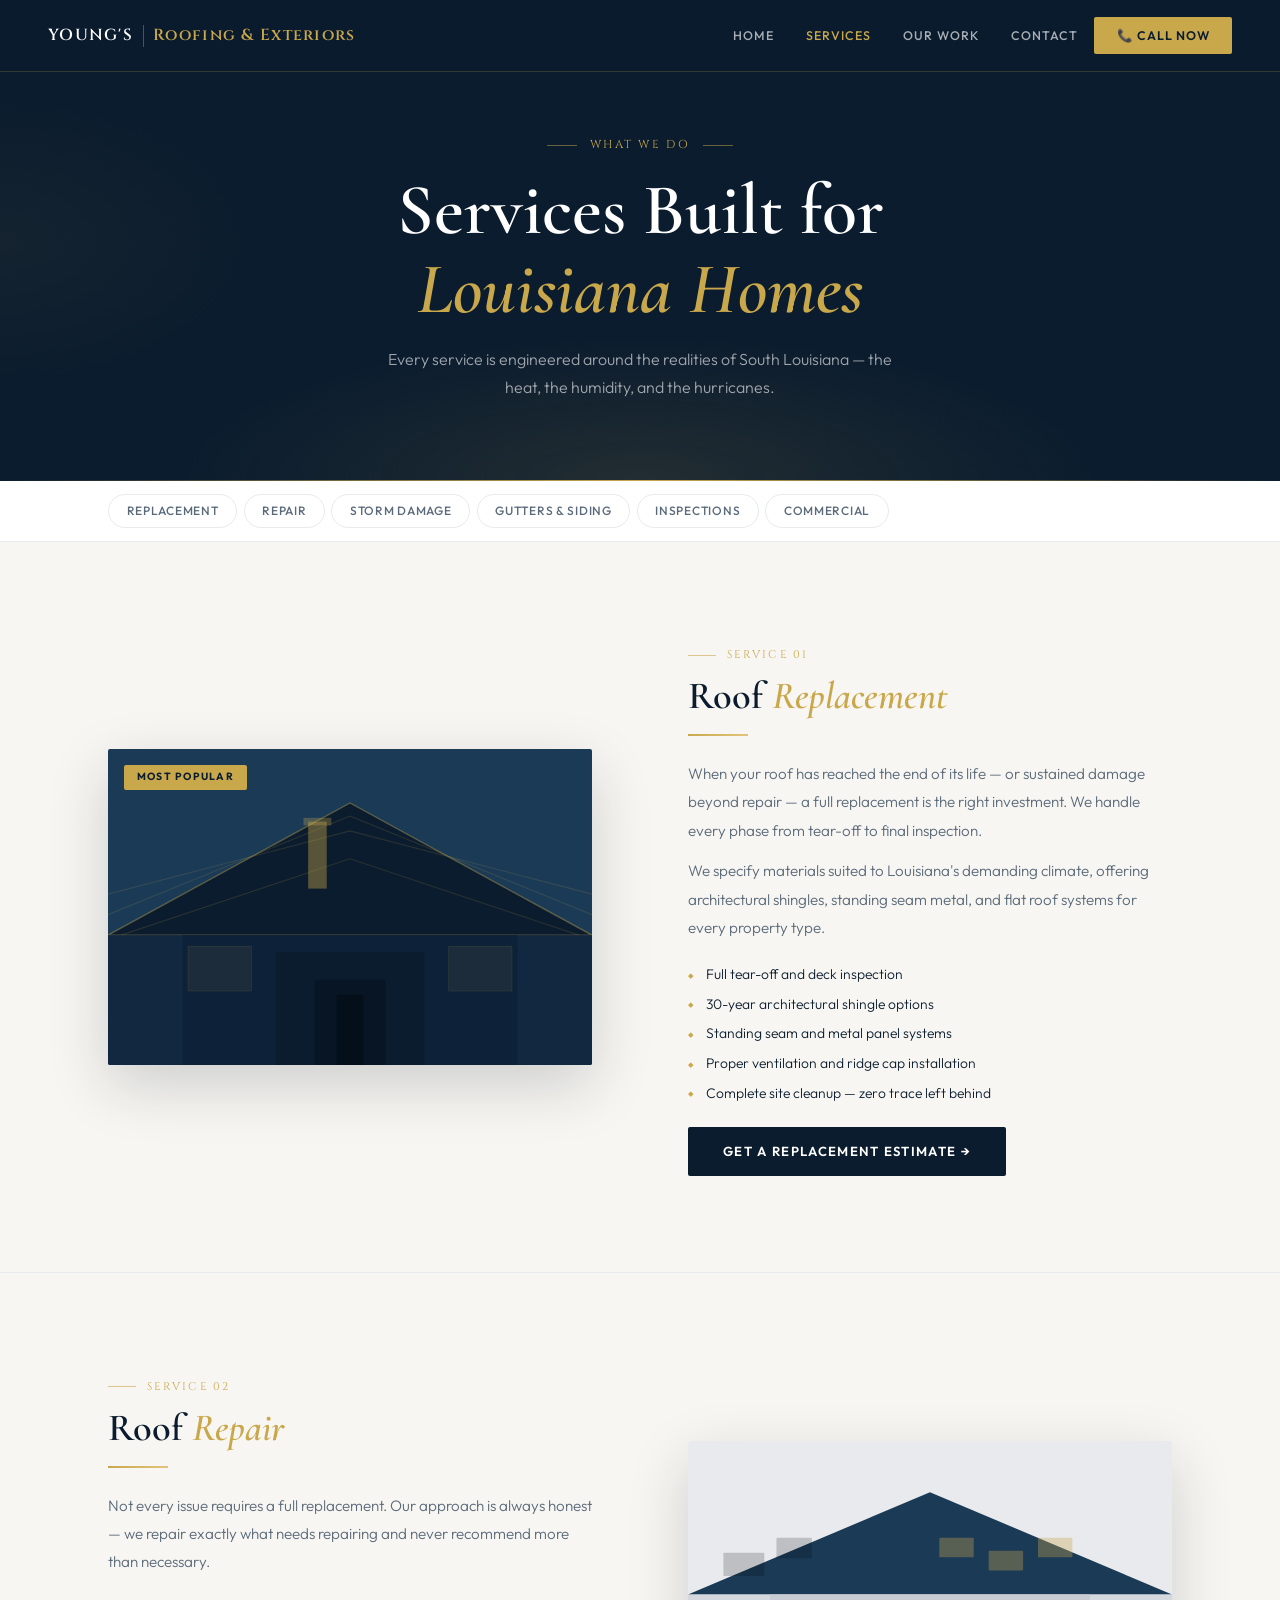
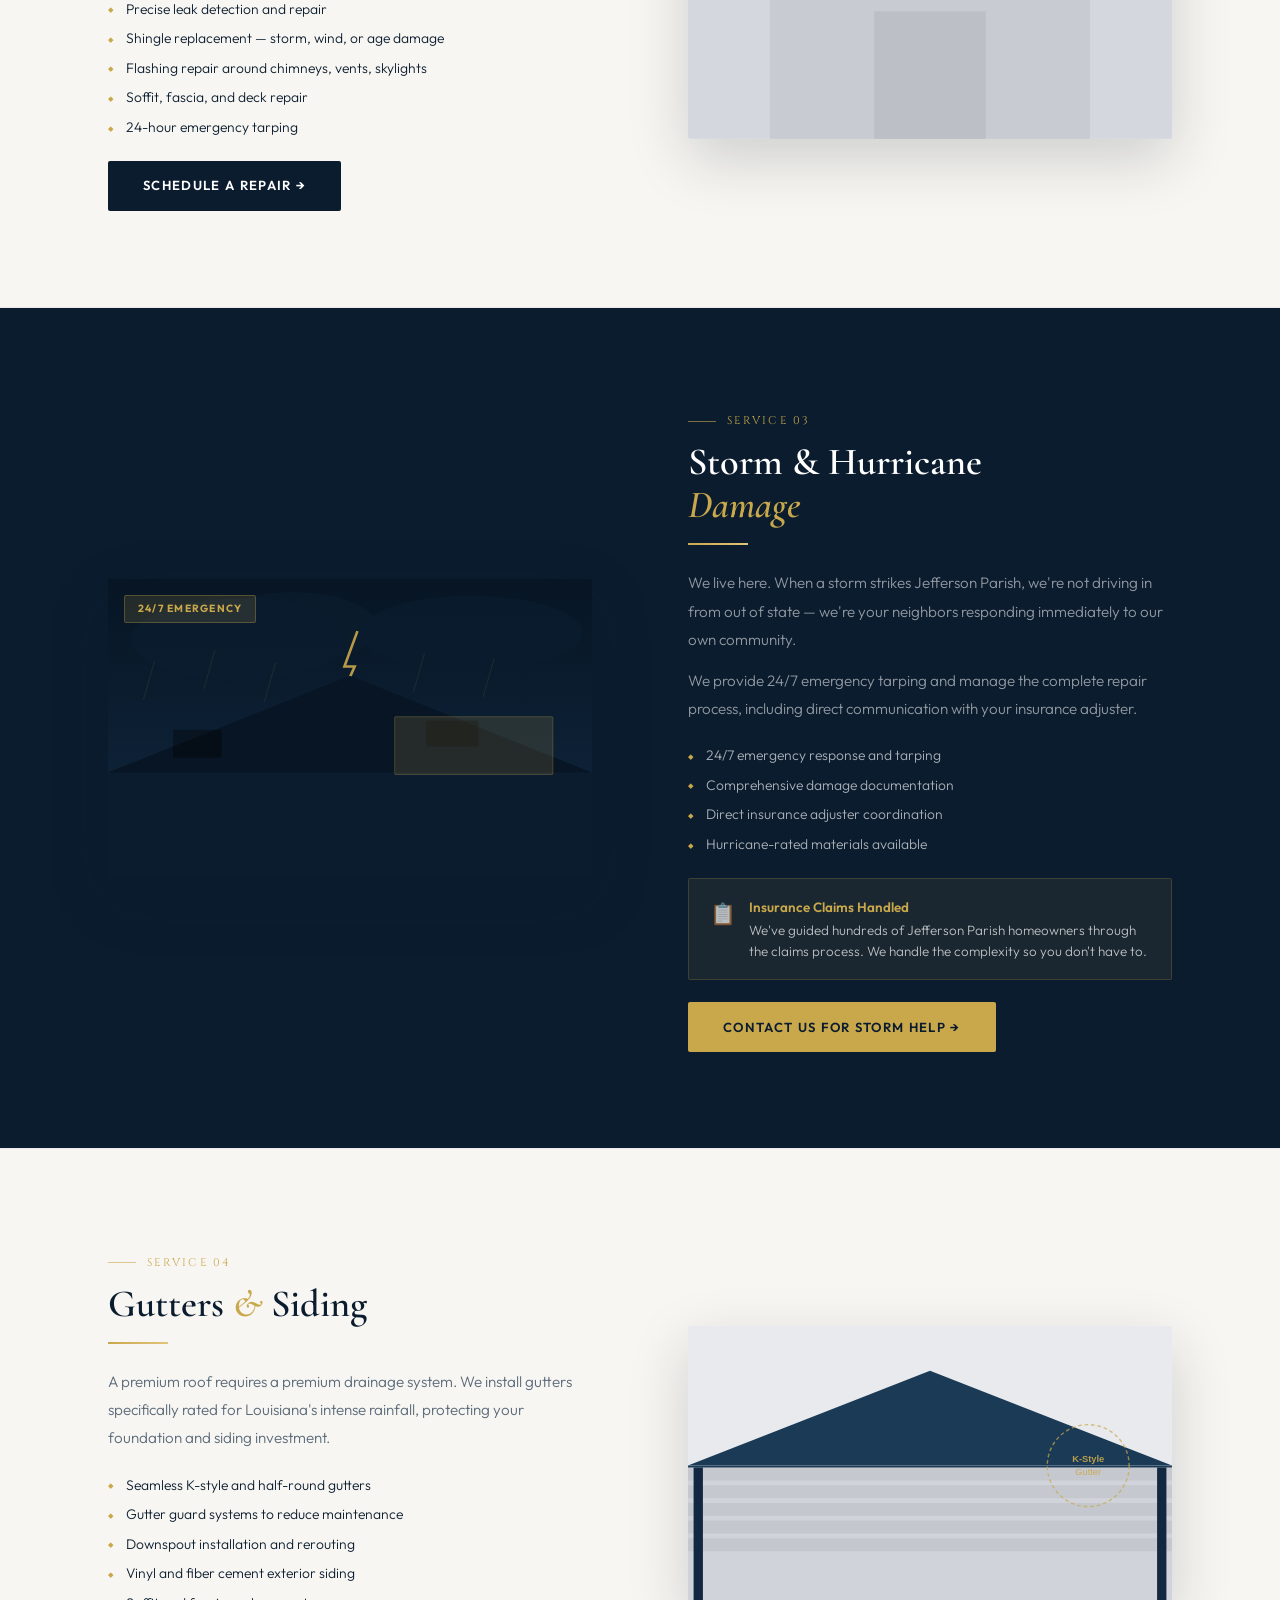
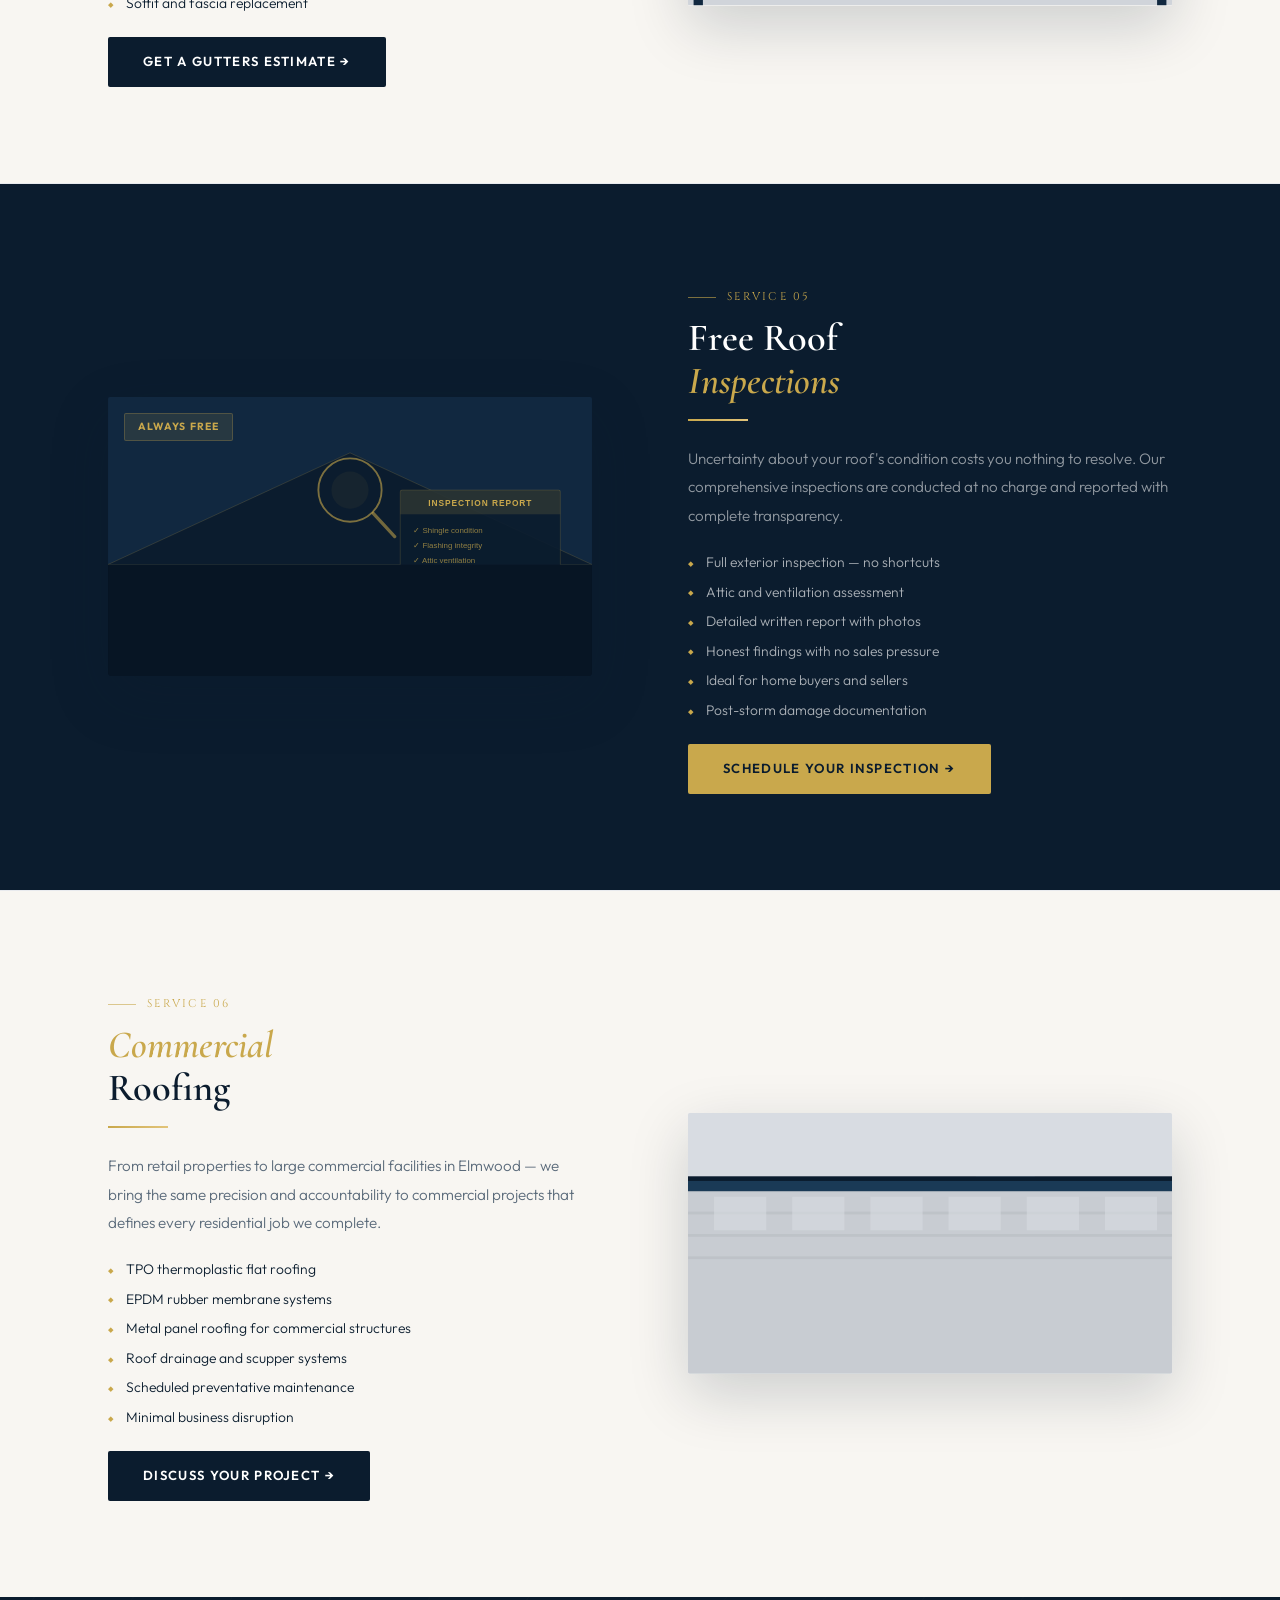
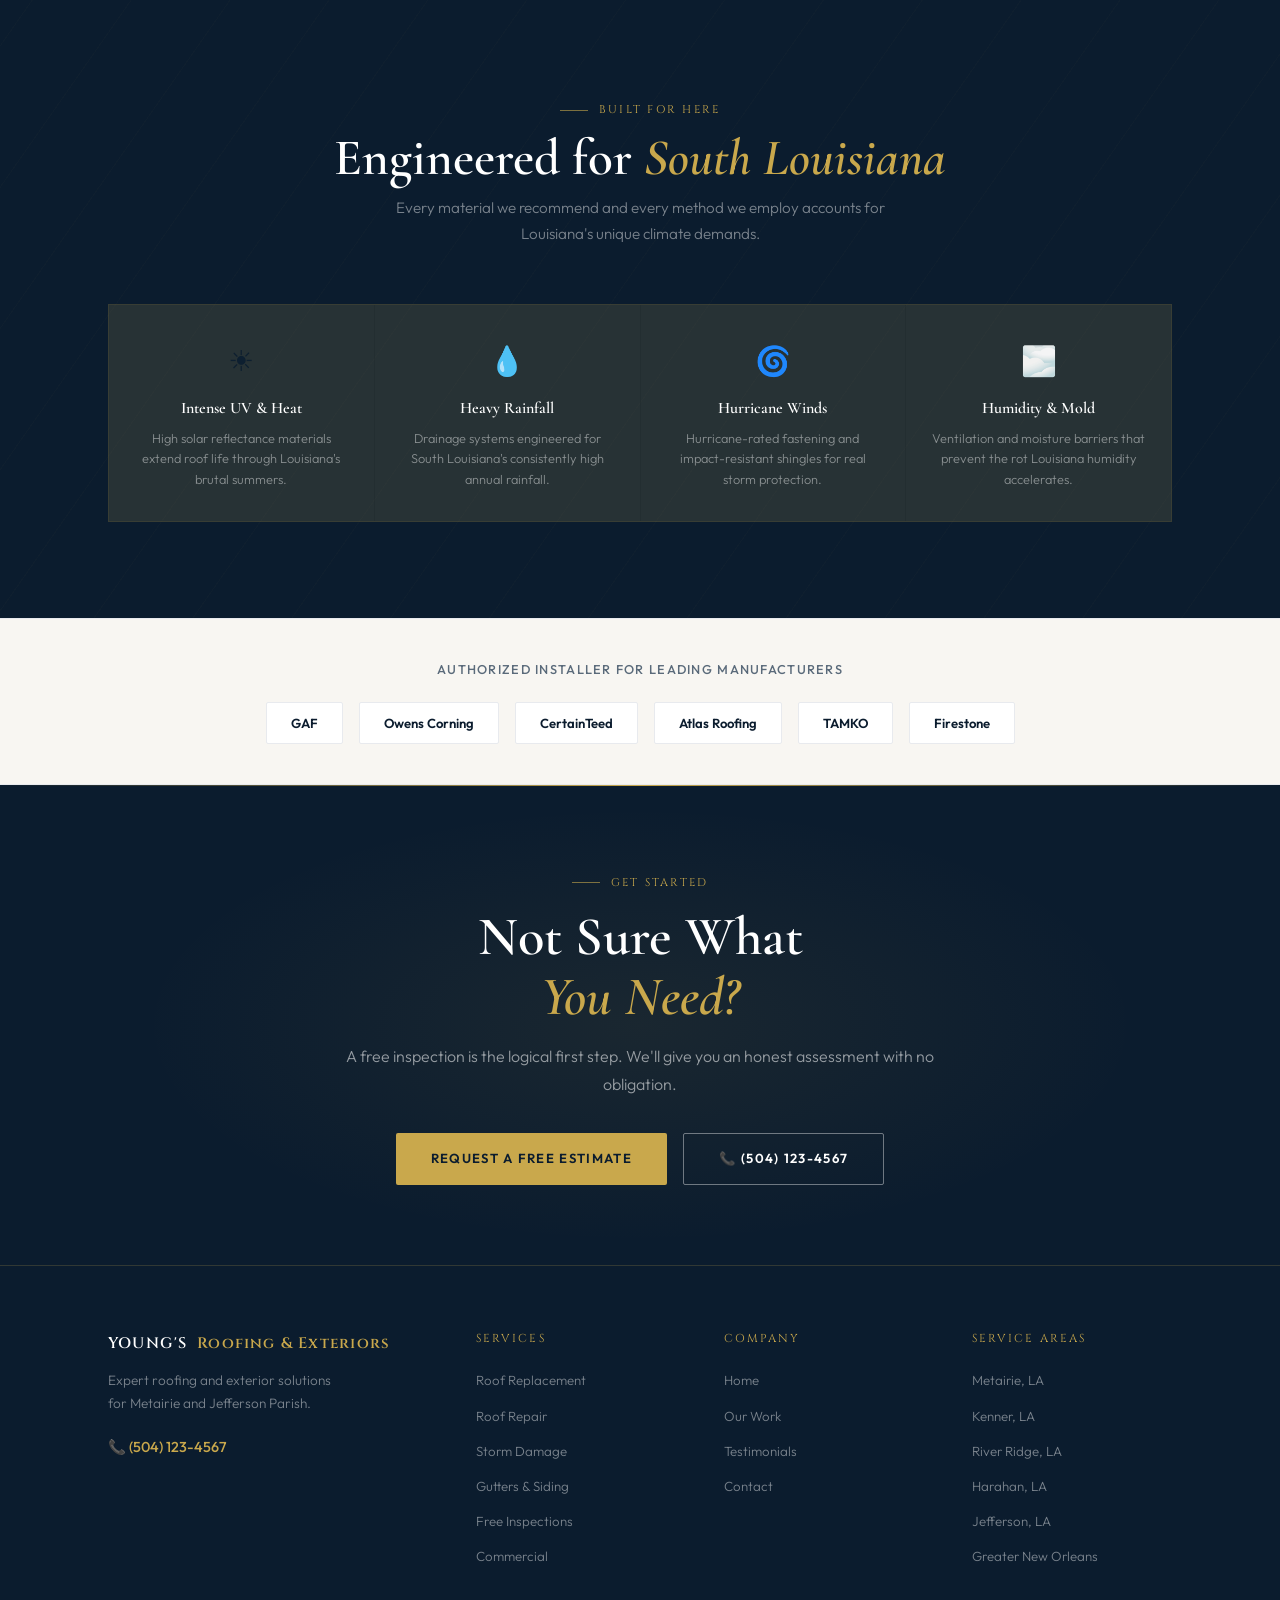
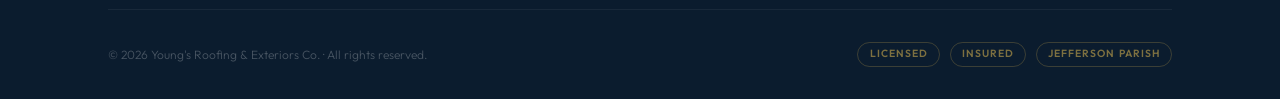
<file: services.html>
<!DOCTYPE html>
<html lang="en">
<head>
  <meta charset="UTF-8"/>
  <meta name="viewport" content="width=device-width, initial-scale=1.0"/>
  <title>Services — Young's Roofing & Exteriors Co.</title>
  <link rel="icon" type="image/svg+xml" href="logo-icon.svg"/>
  <link rel="stylesheet" href="style.css"/>
  <style>
    /* SUBNAV */
    .service-subnav { background: var(--white); border-bottom: 1px solid var(--silver); padding: 0.8rem 0; position: sticky; top: 72px; z-index: 100; }
    .service-subnav .container { display: flex; gap: 0.4rem; flex-wrap: wrap; }
    .subnav-btn { padding: 0.4rem 1.1rem; border-radius: 2rem; font-size: 0.75rem; font-weight: 500; letter-spacing: 0.06em; color: var(--muted); text-decoration: none; border: 1px solid var(--silver); background: var(--white); transition: all 0.2s; text-transform: uppercase; }
    .subnav-btn:hover { background: var(--navy); color: var(--gold); border-color: var(--navy); }

    /* SERVICE SECTIONS */
    .svc-section { padding: 6rem 0; border-bottom: 1px solid var(--silver); }
    .svc-section:last-of-type { border-bottom: none; }
    .svc-section.dark { background: var(--navy); }
    .svc-grid { display: grid; grid-template-columns: 1fr 1fr; gap: 6rem; align-items: center; }
    .svc-grid.flip { direction: rtl; }
    .svc-grid.flip > * { direction: ltr; }

    /* panel */
    .svc-panel { border-radius: 2px; overflow: hidden; box-shadow: var(--shadow-lg); position: relative; }
    .svc-panel svg { width: 100%; display: block; }
    .svc-badge { position: absolute; top: 1rem; left: 1rem; background: var(--gold); color: var(--navy); font-size: 0.65rem; font-weight: 700; letter-spacing: 0.12em; text-transform: uppercase; padding: 0.28rem 0.8rem; border-radius: 2px; }
    .svc-badge.dark { background: var(--navy); color: var(--gold); border: 1px solid rgba(201,168,76,0.3); }

    .svc-content h2 { font-family: var(--font-display); font-size: clamp(1.8rem, 3vw, 2.6rem); font-weight: 600; color: var(--navy); line-height: 1.12; margin-bottom: 0.8rem; }
    .svc-content h2 em { color: var(--gold); font-style: italic; }
    .svc-section.dark .svc-content h2 { color: var(--white); }
    .svc-content > p { font-size: 0.95rem; line-height: 1.85; color: var(--muted); margin-bottom: 0.8rem; }
    .svc-section.dark .svc-content > p { color: rgba(255,255,255,0.55); }

    .svc-list { list-style: none; display: flex; flex-direction: column; gap: 0.5rem; margin: 1.4rem 0; }
    .svc-list li { display: flex; align-items: flex-start; gap: 0.8rem; font-size: 0.87rem; color: var(--text); line-height: 1.55; }
    .svc-section.dark .svc-list li { color: rgba(255,255,255,0.65); }
    .svc-list li::before { content: '◆'; color: var(--gold); font-size: 0.45rem; margin-top: 0.35rem; flex-shrink: 0; }

    .ins-note { display: flex; align-items: flex-start; gap: 0.8rem; background: rgba(201,168,76,0.08); border: 1px solid rgba(201,168,76,0.2); padding: 1.1rem 1.3rem; border-radius: 2px; margin-top: 1.2rem; font-size: 0.84rem; line-height: 1.55; color: rgba(255,255,255,0.7); }
    .ins-note strong { display: block; color: var(--gold); margin-bottom: 0.15rem; font-weight: 600; }

    /* WEATHER */
    .weather-section { padding: 6rem 0; background: var(--navy); position: relative; }
    .weather-section::before { content: ''; position: absolute; inset: 0; background: repeating-linear-gradient(-55deg, transparent, transparent 80px, rgba(201,168,76,0.02) 80px, rgba(201,168,76,0.02) 81px); }
    .weather-grid { display: grid; grid-template-columns: repeat(4,1fr); gap: 1px; background: rgba(201,168,76,0.12); border: 1px solid rgba(201,168,76,0.12); margin-top: 3.5rem; position: relative; }
    .w-card { background: rgba(255,255,255,0.02); padding: 2rem 1.5rem; text-align: center; transition: background 0.2s; }
    .w-card:hover { background: rgba(201,168,76,0.05); }
    .w-icon { font-size: 1.8rem; margin-bottom: 0.8rem; display: block; }
    .w-card h4 { font-family: var(--font-display); font-size: 1rem; font-weight: 600; color: var(--white); margin-bottom: 0.4rem; }
    .w-card p { font-size: 0.8rem; color: rgba(255,255,255,0.45); line-height: 1.6; }

    /* BRANDS */
    .brands-section { background: var(--off-white); padding: 2.5rem 0; border-top: 1px solid var(--silver); border-bottom: 1px solid var(--silver); }
    .brands-section p { font-size: 0.8rem; font-weight: 500; letter-spacing: 0.1em; text-transform: uppercase; color: var(--muted); margin-bottom: 1.4rem; text-align: center; }
    .brands-list { display: flex; justify-content: center; gap: 1rem; flex-wrap: wrap; }
    .brand-chip { background: var(--white); border: 1px solid var(--silver); padding: 0.6rem 1.5rem; font-weight: 600; font-size: 0.82rem; color: var(--navy); border-radius: 2px; transition: border-color 0.2s; }
    .brand-chip:hover { border-color: var(--gold); }

    /* CTA */
    .cta-band { background: var(--navy); padding: 5rem 3rem; text-align: center; position: relative; overflow: hidden; }
    .cta-band::before { content: ''; position: absolute; inset: 0; background: radial-gradient(ellipse 60% 70% at 50% 50%, rgba(201,168,76,0.08) 0%, transparent 65%); }
    .cta-band::after { content: ''; position: absolute; top: 0; left: 0; right: 0; height: 1px; background: linear-gradient(90deg, transparent, var(--gold), transparent); }
    .cta-inner { position: relative; max-width: 600px; margin: 0 auto; }
    .cta-inner h2 { font-family: var(--font-display); font-size: clamp(2rem, 5vw, 3.4rem); font-weight: 600; color: var(--white); line-height: 1.1; margin-bottom: 0.9rem; }
    .cta-inner h2 em { font-style: italic; color: var(--gold); }
    .cta-inner p { font-size: 1rem; font-weight: 300; color: rgba(255,255,255,0.55); margin-bottom: 2.2rem; line-height: 1.75; }
    .cta-btns { display: flex; justify-content: center; gap: 1rem; flex-wrap: wrap; }

    @media (max-width: 960px) {
      .svc-grid { grid-template-columns: 1fr; gap: 3rem; }
      .svc-grid.flip { direction: ltr; }
      .weather-grid { grid-template-columns: 1fr 1fr; }
      .svc-section { padding: 4.5rem 0; }
    }
  </style>
</head>
<body>

<nav class="site-nav" id="siteNav">
  <a href="index.html" class="nav-logo"><span>YOUNG'S</span><span class="nav-logo-divider"></span><span class="accent">Roofing & Exteriors</span></a>
  <ul class="nav-links">
    <li><a href="index.html">Home</a></li>
    <li><a href="services.html" class="active">Services</a></li>
    <li><a href="gallery.html">Our Work</a></li>
    <li><a href="contact.html">Contact</a></li>
    <li><a href="tel:+15041234567" class="nav-cta">📞 Call Now</a></li>
  </ul>
  <button class="nav-hamburger" id="burger" onclick="toggleMenu()" aria-label="Menu"><span></span><span></span><span></span></button>
</nav>
<div id="mobileMenu" style="display:none;position:fixed;top:72px;left:0;right:0;background:#0b1c2e;z-index:9999;flex-direction:column;padding:0.5rem 0 1rem;border-top:2px solid #c9a84c;border-bottom:1px solid rgba(201,168,76,0.2);box-shadow:0 8px 32px rgba(0,0,0,0.4);">
  <a href="index.html" onclick="closeMenu()" style="display:block;padding:1rem 1.5rem;font-size:0.85rem;font-weight:500;color:rgba(255,255,255,0.75);border-bottom:1px solid rgba(255,255,255,0.06);text-decoration:none;letter-spacing:0.08em;text-transform:uppercase;">Home</a>
  <a href="services.html" onclick="closeMenu()" style="display:block;padding:1rem 1.5rem;font-size:0.85rem;font-weight:500;color:var(--gold);border-bottom:1px solid rgba(255,255,255,0.06);text-decoration:none;letter-spacing:0.08em;text-transform:uppercase;">Services</a>
  <a href="gallery.html" onclick="closeMenu()" style="display:block;padding:1rem 1.5rem;font-size:0.85rem;font-weight:500;color:rgba(255,255,255,0.75);border-bottom:1px solid rgba(255,255,255,0.06);text-decoration:none;letter-spacing:0.08em;text-transform:uppercase;">Our Work</a>
  <a href="contact.html" onclick="closeMenu()" style="display:block;padding:1rem 1.5rem;font-size:0.85rem;font-weight:500;color:rgba(255,255,255,0.75);border-bottom:1px solid rgba(255,255,255,0.06);text-decoration:none;letter-spacing:0.08em;text-transform:uppercase;">Contact</a>
  <div style="padding:1rem 1.5rem;"><a href="tel:+15041234567" style="display:block;background:#c9a84c;color:#0b1c2e;text-align:center;padding:1rem;font-size:0.85rem;font-weight:700;text-decoration:none;letter-spacing:0.1em;text-transform:uppercase;">📞 Call Now — (504) 123-4567</a></div>
</div>
<script>function toggleMenu(){var m=document.getElementById('mobileMenu'),b=document.getElementById('burger'),o=m.style.display==='flex';m.style.display=o?'none':'flex';b.classList.toggle('is-open',!o);}function closeMenu(){document.getElementById('mobileMenu').style.display='none';document.getElementById('burger').classList.remove('is-open');}window.addEventListener('scroll',function(){document.getElementById('siteNav').classList.toggle('scrolled',window.scrollY>20);},{passive:true});</script>

<div class="page-header">
  <div class="page-eyebrow">What We Do</div>
  <h1>Services Built for<br><em>Louisiana Homes</em></h1>
  <p>Every service is engineered around the realities of South Louisiana — the heat, the humidity, and the hurricanes.</p>
</div>

<div class="service-subnav">
  <div class="container">
    <a href="#replacement" class="subnav-btn">Replacement</a>
    <a href="#repair" class="subnav-btn">Repair</a>
    <a href="#storm" class="subnav-btn">Storm Damage</a>
    <a href="#gutters" class="subnav-btn">Gutters & Siding</a>
    <a href="#inspection" class="subnav-btn">Inspections</a>
    <a href="#commercial" class="subnav-btn">Commercial</a>
  </div>
</div>

<section class="svc-section" id="replacement">
  <div class="container">
    <div class="svc-grid anim-up">
      <div class="svc-panel">
        <svg viewBox="0 0 520 340" xmlns="http://www.w3.org/2000/svg">
          <rect width="520" height="340" fill="#1a3a56"/>
          <polygon points="0,200 260,58 520,200" fill="#0b1c2e"/>
          <polygon points="0,200 260,58 520,200" fill="none" stroke="#c9a84c" stroke-width="1.5" opacity="0.4"/>
          <g stroke="rgba(201,168,76,0.15)" stroke-width="1.2">
            <line x1="0" y1="178" x2="260" y2="72"/><line x1="520" y1="178" x2="260" y2="72"/>
            <line x1="0" y1="156" x2="260" y2="88"/><line x1="520" y1="156" x2="260" y2="88"/>
            <line x1="14" y1="200" x2="260" y2="118"/><line x1="506" y1="200" x2="260" y2="118"/>
          </g>
          <rect x="215" y="78" width="20" height="72" fill="rgba(201,168,76,0.4)"/>
          <rect x="210" y="74" width="30" height="8" fill="rgba(201,168,76,0.3)"/>
          <rect x="0" y="200" width="520" height="140" fill="#112840"/>
          <rect x="80" y="200" width="360" height="140" fill="#0d2238"/>
          <rect x="180" y="218" width="160" height="122" fill="#0b1c2e"/>
          <rect x="222" y="248" width="76" height="92" fill="#071524"/>
          <rect x="246" y="264" width="28" height="76" fill="#050f1a"/>
          <rect x="86" y="212" width="68" height="48" fill="rgba(201,168,76,0.08)" stroke="rgba(201,168,76,0.15)" stroke-width="0.8"/>
          <rect x="366" y="212" width="68" height="48" fill="rgba(201,168,76,0.08)" stroke="rgba(201,168,76,0.15)" stroke-width="0.8"/>
        </svg>
        <span class="svc-badge">Most Popular</span>
      </div>
      <div class="svc-content">
        <div class="eyebrow">Service 01</div>
        <h2>Roof <em>Replacement</em></h2>
        <div class="gold-divider"></div>
        <p>When your roof has reached the end of its life — or sustained damage beyond repair — a full replacement is the right investment. We handle every phase from tear-off to final inspection.</p>
        <p>We specify materials suited to Louisiana's demanding climate, offering architectural shingles, standing seam metal, and flat roof systems for every property type.</p>
        <ul class="svc-list">
          <li>Full tear-off and deck inspection</li>
          <li>30-year architectural shingle options</li>
          <li>Standing seam and metal panel systems</li>
          <li>Proper ventilation and ridge cap installation</li>
          <li>Complete site cleanup — zero trace left behind</li>
        </ul>
        <a href="contact.html" class="btn btn-navy">Get a Replacement Estimate →</a>
      </div>
    </div>
  </div>
</section>

<section class="svc-section" style="background:var(--off-white);" id="repair">
  <div class="container">
    <div class="svc-grid flip anim-up">
      <div class="svc-panel">
        <svg viewBox="0 0 520 320" xmlns="http://www.w3.org/2000/svg">
          <rect width="520" height="320" fill="#e8eaee"/>
          <polygon points="0,165 260,55 520,165" fill="#1a3a56"/>
          <g fill="rgba(0,0,0,0.3)" opacity="0.6"><rect x="38" y="120" width="44" height="25" rx="1"/><rect x="95" y="104" width="38" height="22" rx="1"/></g>
          <g fill="rgba(201,168,76,0.5)" opacity="0.7"><rect x="270" y="104" width="37" height="21" rx="1"/><rect x="323" y="118" width="37" height="21" rx="1"/><rect x="376" y="104" width="37" height="21" rx="1"/></g>
          <rect x="0" y="165" width="520" height="155" fill="#d4d8de"/>
          <rect x="88" y="165" width="344" height="155" fill="#c8ccD2"/>
          <rect x="200" y="183" width="120" height="137" fill="#bcc0c6"/>
        </svg>
      </div>
      <div class="svc-content">
        <div class="eyebrow">Service 02</div>
        <h2>Roof <em>Repair</em></h2>
        <div class="gold-divider"></div>
        <p>Not every issue requires a full replacement. Our approach is always honest — we repair exactly what needs repairing and never recommend more than necessary.</p>
        <ul class="svc-list">
          <li>Precise leak detection and repair</li>
          <li>Shingle replacement — storm, wind, or age damage</li>
          <li>Flashing repair around chimneys, vents, skylights</li>
          <li>Soffit, fascia, and deck repair</li>
          <li>24-hour emergency tarping</li>
        </ul>
        <a href="contact.html" class="btn btn-navy">Schedule a Repair →</a>
      </div>
    </div>
  </div>
</section>

<section class="svc-section dark" id="storm">
  <div class="container">
    <div class="svc-grid anim-up">
      <div class="svc-panel">
        <svg viewBox="0 0 520 320" xmlns="http://www.w3.org/2000/svg">
          <defs><linearGradient id="sk" x1="0" y1="0" x2="0" y2="1"><stop offset="0%" stop-color="#071524"/><stop offset="100%" stop-color="#112840"/></linearGradient></defs>
          <rect width="520" height="320" fill="url(#sk)"/>
          <ellipse cx="140" cy="65" rx="115" ry="44" fill="#0b1c2e" opacity="0.9"/>
          <ellipse cx="200" cy="52" rx="90" ry="38" fill="#0b1c2e" opacity="0.8"/>
          <ellipse cx="390" cy="58" rx="120" ry="40" fill="#0b1c2e" opacity="0.85"/>
          <path d="M268,56 L254,94 L265,94 L248,132" stroke="#c9a84c" stroke-width="2.8" fill="none" opacity="0.9"/>
          <g stroke="rgba(201,168,76,0.2)" stroke-width="1.2" opacity="0.5">
            <line x1="50" y1="88" x2="38" y2="130"/><line x1="115" y1="76" x2="103" y2="118"/>
            <line x1="180" y1="90" x2="168" y2="132"/>
            <line x1="340" y1="80" x2="328" y2="122"/>
            <line x1="415" y1="85" x2="403" y2="127"/>
          </g>
          <rect x="0" y="208" width="520" height="112" fill="#0b1c2e"/>
          <polygon points="0,208 260,104 520,208" fill="#071524"/>
          <g fill="rgba(0,0,0,0.5)" opacity="0.7"><rect x="70" y="162" width="52" height="30" rx="1"/><rect x="342" y="152" width="56" height="28" rx="1"/></g>
          <rect x="308" y="148" width="170" height="62" fill="rgba(201,168,76,0.15)" stroke="rgba(201,168,76,0.3)" stroke-width="1" rx="1"/>
        </svg>
        <span class="svc-badge" style="background:rgba(201,168,76,0.15);color:var(--gold);border:1px solid rgba(201,168,76,0.3);">24/7 Emergency</span>
      </div>
      <div class="svc-content">
        <div class="eyebrow">Service 03</div>
        <h2>Storm & Hurricane<br><em>Damage</em></h2>
        <div class="gold-divider"></div>
        <p>We live here. When a storm strikes Jefferson Parish, we're not driving in from out of state — we're your neighbors responding immediately to our own community.</p>
        <p>We provide 24/7 emergency tarping and manage the complete repair process, including direct communication with your insurance adjuster.</p>
        <ul class="svc-list">
          <li>24/7 emergency response and tarping</li>
          <li>Comprehensive damage documentation</li>
          <li>Direct insurance adjuster coordination</li>
          <li>Hurricane-rated materials available</li>
        </ul>
        <div class="ins-note">
          <span style="font-size:1.3rem;flex-shrink:0;">📋</span>
          <div><strong>Insurance Claims Handled</strong>We've guided hundreds of Jefferson Parish homeowners through the claims process. We handle the complexity so you don't have to.</div>
        </div>
        <a href="contact.html" class="btn btn-primary" style="margin-top:1.4rem;">Contact Us for Storm Help →</a>
      </div>
    </div>
  </div>
</section>

<section class="svc-section" id="gutters">
  <div class="container">
    <div class="svc-grid flip anim-up">
      <div class="svc-panel">
        <svg viewBox="0 0 520 300" xmlns="http://www.w3.org/2000/svg">
          <rect width="520" height="300" fill="#e8eaee"/>
          <rect x="0" y="150" width="520" height="150" fill="#d0d4da"/>
          <g fill="#c0c4ca" opacity="0.7"><rect x="0" y="152" width="520" height="14"/><rect x="0" y="171" width="520" height="14"/><rect x="0" y="190" width="520" height="14"/><rect x="0" y="209" width="520" height="14"/><rect x="0" y="228" width="520" height="14"/></g>
          <rect x="0" y="143" width="520" height="9" fill="#1a3a56"/>
          <path d="M0,145 Q260,145 520,145" stroke="#0b1c2e" stroke-width="6" fill="none"/>
          <rect x="6" y="152" width="10" height="148" fill="#112840"/>
          <rect x="504" y="152" width="10" height="148" fill="#112840"/>
          <polygon points="0,150 260,48 520,150" fill="#1a3a56"/>
          <rect x="0" y="0" width="520" height="150" fill="#e8eaee"/>
          <polygon points="0,150 260,48 520,150" fill="#1a3a56"/>
          <circle cx="430" cy="150" r="44" fill="none" stroke="#c9a84c" stroke-width="1.5" stroke-dasharray="4,3" opacity="0.7"/>
          <text x="430" y="146" text-anchor="middle" fill="#c9a84c" font-size="10" font-family="sans-serif" opacity="0.9" font-weight="600">K-Style</text>
          <text x="430" y="160" text-anchor="middle" fill="#c9a84c" font-size="10" font-family="sans-serif" opacity="0.9">Gutter</text>
        </svg>
      </div>
      <div class="svc-content">
        <div class="eyebrow">Service 04</div>
        <h2>Gutters <em>&</em> Siding</h2>
        <div class="gold-divider"></div>
        <p>A premium roof requires a premium drainage system. We install gutters specifically rated for Louisiana's intense rainfall, protecting your foundation and siding investment.</p>
        <ul class="svc-list">
          <li>Seamless K-style and half-round gutters</li>
          <li>Gutter guard systems to reduce maintenance</li>
          <li>Downspout installation and rerouting</li>
          <li>Vinyl and fiber cement exterior siding</li>
          <li>Soffit and fascia replacement</li>
        </ul>
        <a href="contact.html" class="btn btn-navy">Get a Gutters Estimate →</a>
      </div>
    </div>
  </div>
</section>

<section class="svc-section dark" id="inspection">
  <div class="container">
    <div class="svc-grid anim-up">
      <div class="svc-panel">
        <svg viewBox="0 0 520 300" xmlns="http://www.w3.org/2000/svg">
          <rect width="520" height="300" fill="#112840"/>
          <polygon points="0,180 260,60 520,180" fill="#0b1c2e"/>
          <polygon points="0,180 260,60 520,180" fill="none" stroke="rgba(201,168,76,0.2)" stroke-width="1"/>
          <circle cx="260" cy="100" r="34" fill="none" stroke="#c9a84c" stroke-width="2" opacity="0.6"/>
          <circle cx="260" cy="100" r="20" fill="rgba(201,168,76,0.06)"/>
          <line x1="285" y1="125" x2="308" y2="150" stroke="#c9a84c" stroke-width="3.5" stroke-linecap="round" opacity="0.55"/>
          <rect x="314" y="100" width="172" height="172" fill="rgba(11,28,46,0.9)" stroke="rgba(201,168,76,0.2)" stroke-width="1" rx="2"/>
          <rect x="314" y="100" width="172" height="26" fill="rgba(201,168,76,0.15)"/>
          <text x="400" y="117" text-anchor="middle" fill="#c9a84c" font-size="9" font-family="sans-serif" font-weight="700" letter-spacing="1">INSPECTION REPORT</text>
          <g fill="rgba(201,168,76,0.7)" font-size="8.5" font-family="sans-serif">
            <text x="328" y="146">✓  Shingle condition</text><text x="328" y="162">✓  Flashing integrity</text>
            <text x="328" y="178">✓  Attic ventilation</text><text x="328" y="194">✓  Gutter alignment</text>
            <text x="328" y="210">✓  Fascia &amp; soffit</text><text x="328" y="226">✓  Chimney flashing</text>
            <text x="328" y="242">✓  Ridge cap</text>
          </g>
          <text x="400" y="262" text-anchor="middle" fill="#c9a84c" font-size="15" font-family="serif" font-style="italic" font-weight="600">FREE</text>
          <rect x="0" y="180" width="520" height="120" fill="#071524"/>
        </svg>
        <span class="svc-badge" style="background:rgba(201,168,76,0.12);color:var(--gold);border:1px solid rgba(201,168,76,0.25);">Always Free</span>
      </div>
      <div class="svc-content">
        <div class="eyebrow">Service 05</div>
        <h2>Free Roof<br><em>Inspections</em></h2>
        <div class="gold-divider"></div>
        <p>Uncertainty about your roof's condition costs you nothing to resolve. Our comprehensive inspections are conducted at no charge and reported with complete transparency.</p>
        <ul class="svc-list">
          <li>Full exterior inspection — no shortcuts</li>
          <li>Attic and ventilation assessment</li>
          <li>Detailed written report with photos</li>
          <li>Honest findings with no sales pressure</li>
          <li>Ideal for home buyers and sellers</li>
          <li>Post-storm damage documentation</li>
        </ul>
        <a href="contact.html" class="btn btn-primary">Schedule Your Inspection →</a>
      </div>
    </div>
  </div>
</section>

<section class="svc-section" style="background:var(--off-white);" id="commercial">
  <div class="container">
    <div class="svc-grid flip anim-up">
      <div class="svc-panel">
        <svg viewBox="0 0 520 280" xmlns="http://www.w3.org/2000/svg">
          <rect width="520" height="280" fill="#e0e4e8"/>
          <rect x="0" y="80" width="520" height="200" fill="#c8ccd2"/>
          <g fill="#b8bcc2" opacity="0.6"><rect x="0" y="82" width="520" height="3"/><rect x="0" y="106" width="520" height="3"/><rect x="0" y="130" width="520" height="3"/><rect x="0" y="154" width="520" height="3"/></g>
          <g fill="#d8dce2" opacity="0.6"><rect x="28" y="90" width="56" height="36"/><rect x="112" y="90" width="56" height="36"/><rect x="196" y="90" width="56" height="36"/><rect x="280" y="90" width="56" height="36"/><rect x="364" y="90" width="56" height="36"/><rect x="448" y="90" width="56" height="36"/></g>
          <rect x="0" y="70" width="520" height="14" fill="#1a3a56"/>
          <rect x="0" y="65" width="520" height="8" fill="#0b1c2e"/>
          <rect x="48" y="34" width="62" height="33" fill="#1a3a56" rx="2"/>
          <rect x="182" y="40" width="50" height="26" fill="#1a3a56" rx="2"/>
          <rect x="308" y="32" width="66" height="36" fill="#1a3a56" rx="2"/>
          <rect x="426" y="38" width="56" height="28" fill="#1a3a56" rx="2"/>
          <rect x="0" y="0" width="520" height="68" fill="#d8dce2"/>
        </svg>
      </div>
      <div class="svc-content">
        <div class="eyebrow">Service 06</div>
        <h2><em>Commercial</em><br>Roofing</h2>
        <div class="gold-divider"></div>
        <p>From retail properties to large commercial facilities in Elmwood — we bring the same precision and accountability to commercial projects that defines every residential job we complete.</p>
        <ul class="svc-list">
          <li>TPO thermoplastic flat roofing</li>
          <li>EPDM rubber membrane systems</li>
          <li>Metal panel roofing for commercial structures</li>
          <li>Roof drainage and scupper systems</li>
          <li>Scheduled preventative maintenance</li>
          <li>Minimal business disruption</li>
        </ul>
        <a href="contact.html" class="btn btn-navy">Discuss Your Project →</a>
      </div>
    </div>
  </div>
</section>

<!-- WEATHER -->
<div class="weather-section">
  <div class="container text-center" style="position:relative;">
    <div class="eyebrow" style="justify-content:center;">Built for Here</div>
    <h2 class="section-title light" style="margin-bottom:0.5rem;">Engineered for <em>South Louisiana</em></h2>
    <p style="color:rgba(255,255,255,0.45);font-size:0.95rem;max-width:540px;margin:0 auto;line-height:1.75;">Every material we recommend and every method we employ accounts for Louisiana's unique climate demands.</p>
    <div class="weather-grid">
      <div class="w-card"><span class="w-icon">☀️</span><h4>Intense UV & Heat</h4><p>High solar reflectance materials extend roof life through Louisiana's brutal summers.</p></div>
      <div class="w-card"><span class="w-icon">💧</span><h4>Heavy Rainfall</h4><p>Drainage systems engineered for South Louisiana's consistently high annual rainfall.</p></div>
      <div class="w-card"><span class="w-icon">🌀</span><h4>Hurricane Winds</h4><p>Hurricane-rated fastening and impact-resistant shingles for real storm protection.</p></div>
      <div class="w-card"><span class="w-icon">🌫️</span><h4>Humidity & Mold</h4><p>Ventilation and moisture barriers that prevent the rot Louisiana humidity accelerates.</p></div>
    </div>
  </div>
</div>

<!-- BRANDS -->
<div class="brands-section">
  <div class="container">
    <p>Authorized installer for leading manufacturers</p>
    <div class="brands-list">
      <span class="brand-chip">GAF</span><span class="brand-chip">Owens Corning</span>
      <span class="brand-chip">CertainTeed</span><span class="brand-chip">Atlas Roofing</span>
      <span class="brand-chip">TAMKO</span><span class="brand-chip">Firestone</span>
    </div>
  </div>
</div>

<!-- CTA -->
<div class="cta-band">
  <div class="cta-inner">
    <div class="eyebrow" style="justify-content:center;margin-bottom:1rem;">Get Started</div>
    <h2>Not Sure What<br><em>You Need?</em></h2>
    <p>A free inspection is the logical first step. We'll give you an honest assessment with no obligation.</p>
    <div class="cta-btns">
      <a href="contact.html" class="btn btn-primary">Request a Free Estimate</a>
      <a href="tel:+15041234567" class="btn btn-outline-white">📞 (504) 123-4567</a>
    </div>
  </div>
</div>

<!-- FOOTER -->
<footer class="site-footer">
  <div class="container">
    <div class="footer-top">
      <div class="footer-brand">
        <a href="index.html" class="nav-logo" style="color:var(--white);margin-bottom:0.8rem;">YOUNG'S <span class="accent" style="color:var(--gold);">Roofing & Exteriors</span></a>
        <p class="footer-tagline">Expert roofing and exterior solutions for Metairie and Jefferson Parish.</p>
        <a href="tel:+15041234567" class="footer-phone">📞 (504) 123-4567</a>
      </div>
      <div class="footer-col"><h4>Services</h4><ul><li><a href="#replacement">Roof Replacement</a></li><li><a href="#repair">Roof Repair</a></li><li><a href="#storm">Storm Damage</a></li><li><a href="#gutters">Gutters & Siding</a></li><li><a href="#inspection">Free Inspections</a></li><li><a href="#commercial">Commercial</a></li></ul></div>
      <div class="footer-col"><h4>Company</h4><ul><li><a href="index.html">Home</a></li><li><a href="gallery.html">Our Work</a></li><li><a href="index.html#reviews">Testimonials</a></li><li><a href="contact.html">Contact</a></li></ul></div>
      <div class="footer-col"><h4>Service Areas</h4><ul><li><a href="contact.html">Metairie, LA</a></li><li><a href="contact.html">Kenner, LA</a></li><li><a href="contact.html">River Ridge, LA</a></li><li><a href="contact.html">Harahan, LA</a></li><li><a href="contact.html">Jefferson, LA</a></li><li><a href="contact.html">Greater New Orleans</a></li></ul></div>
    </div>
    <div class="footer-bottom">
      <p class="footer-copy">© 2026 Young's Roofing & Exteriors Co. · All rights reserved.</p>
      <div class="footer-badges"><span class="footer-badge">Licensed</span><span class="footer-badge">Insured</span><span class="footer-badge">Jefferson Parish</span></div>
    </div>
  </div>
</footer>
</body>
</html>
</file>
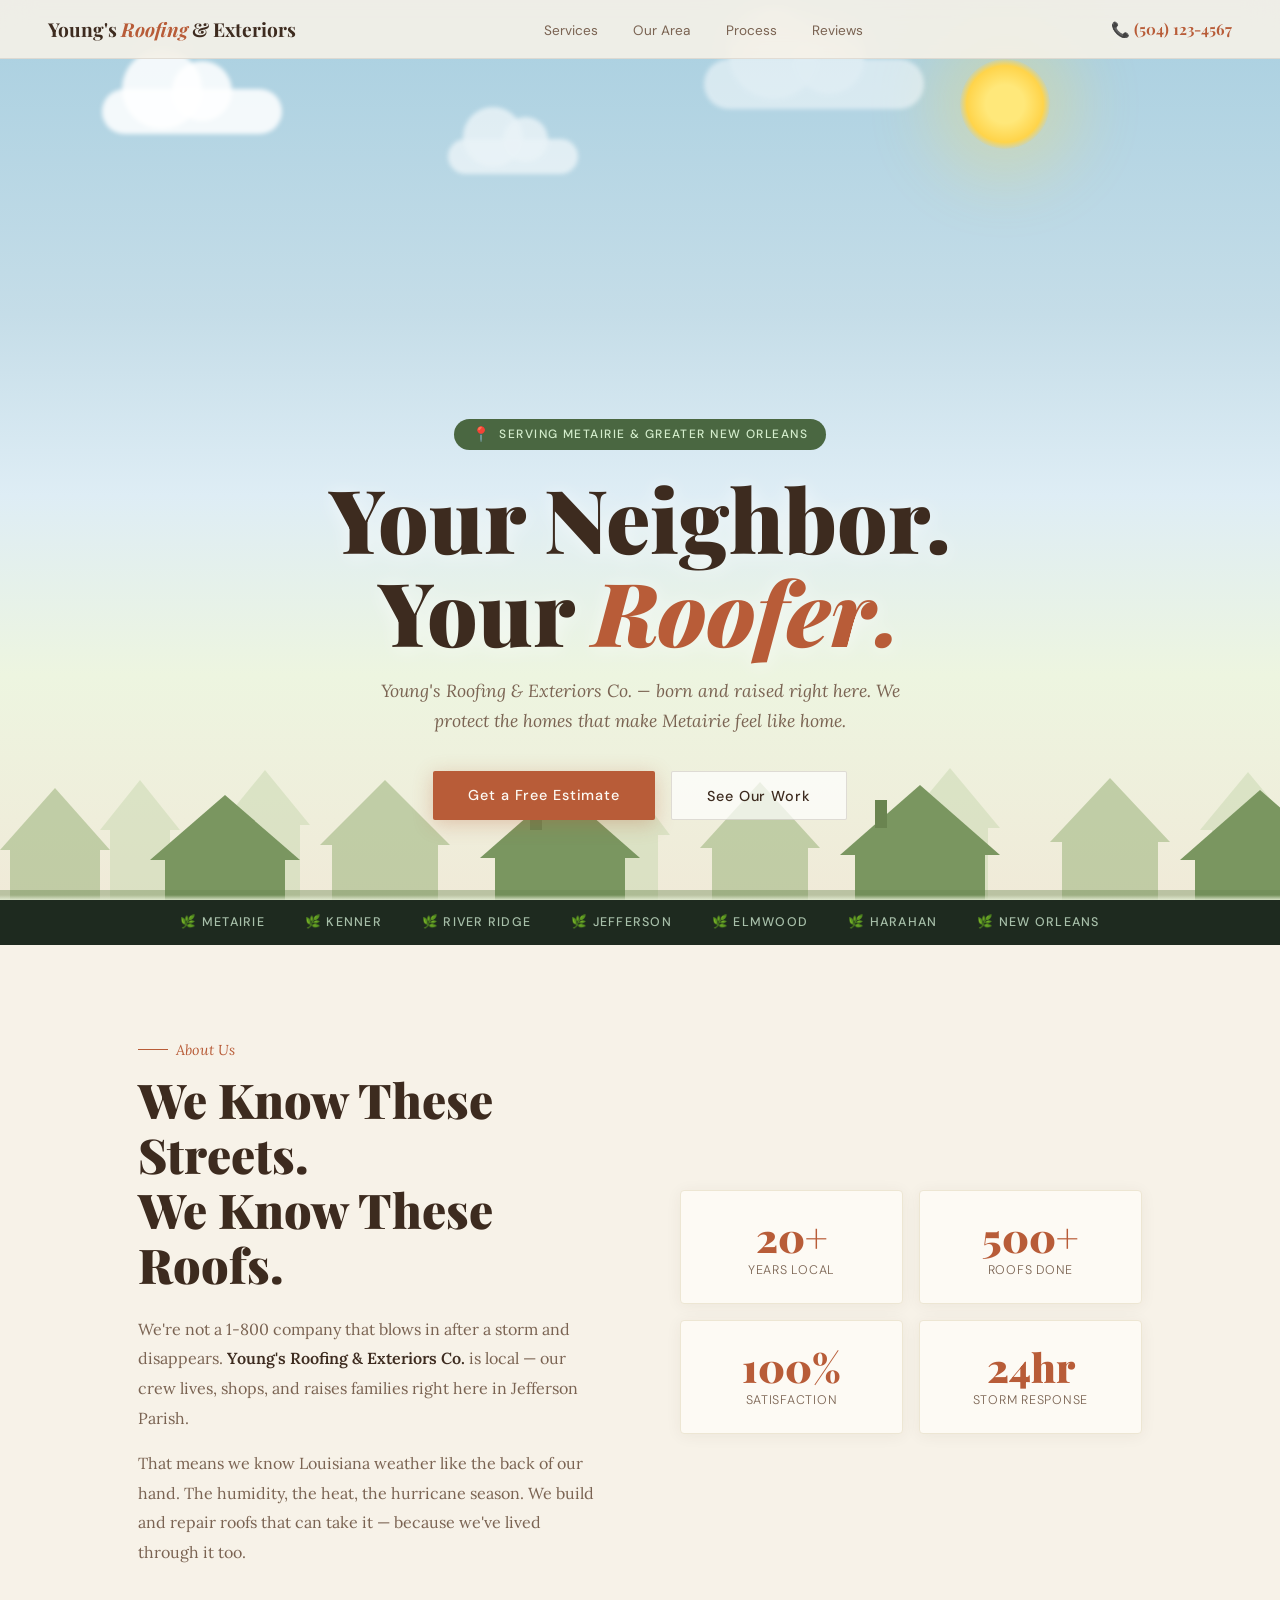
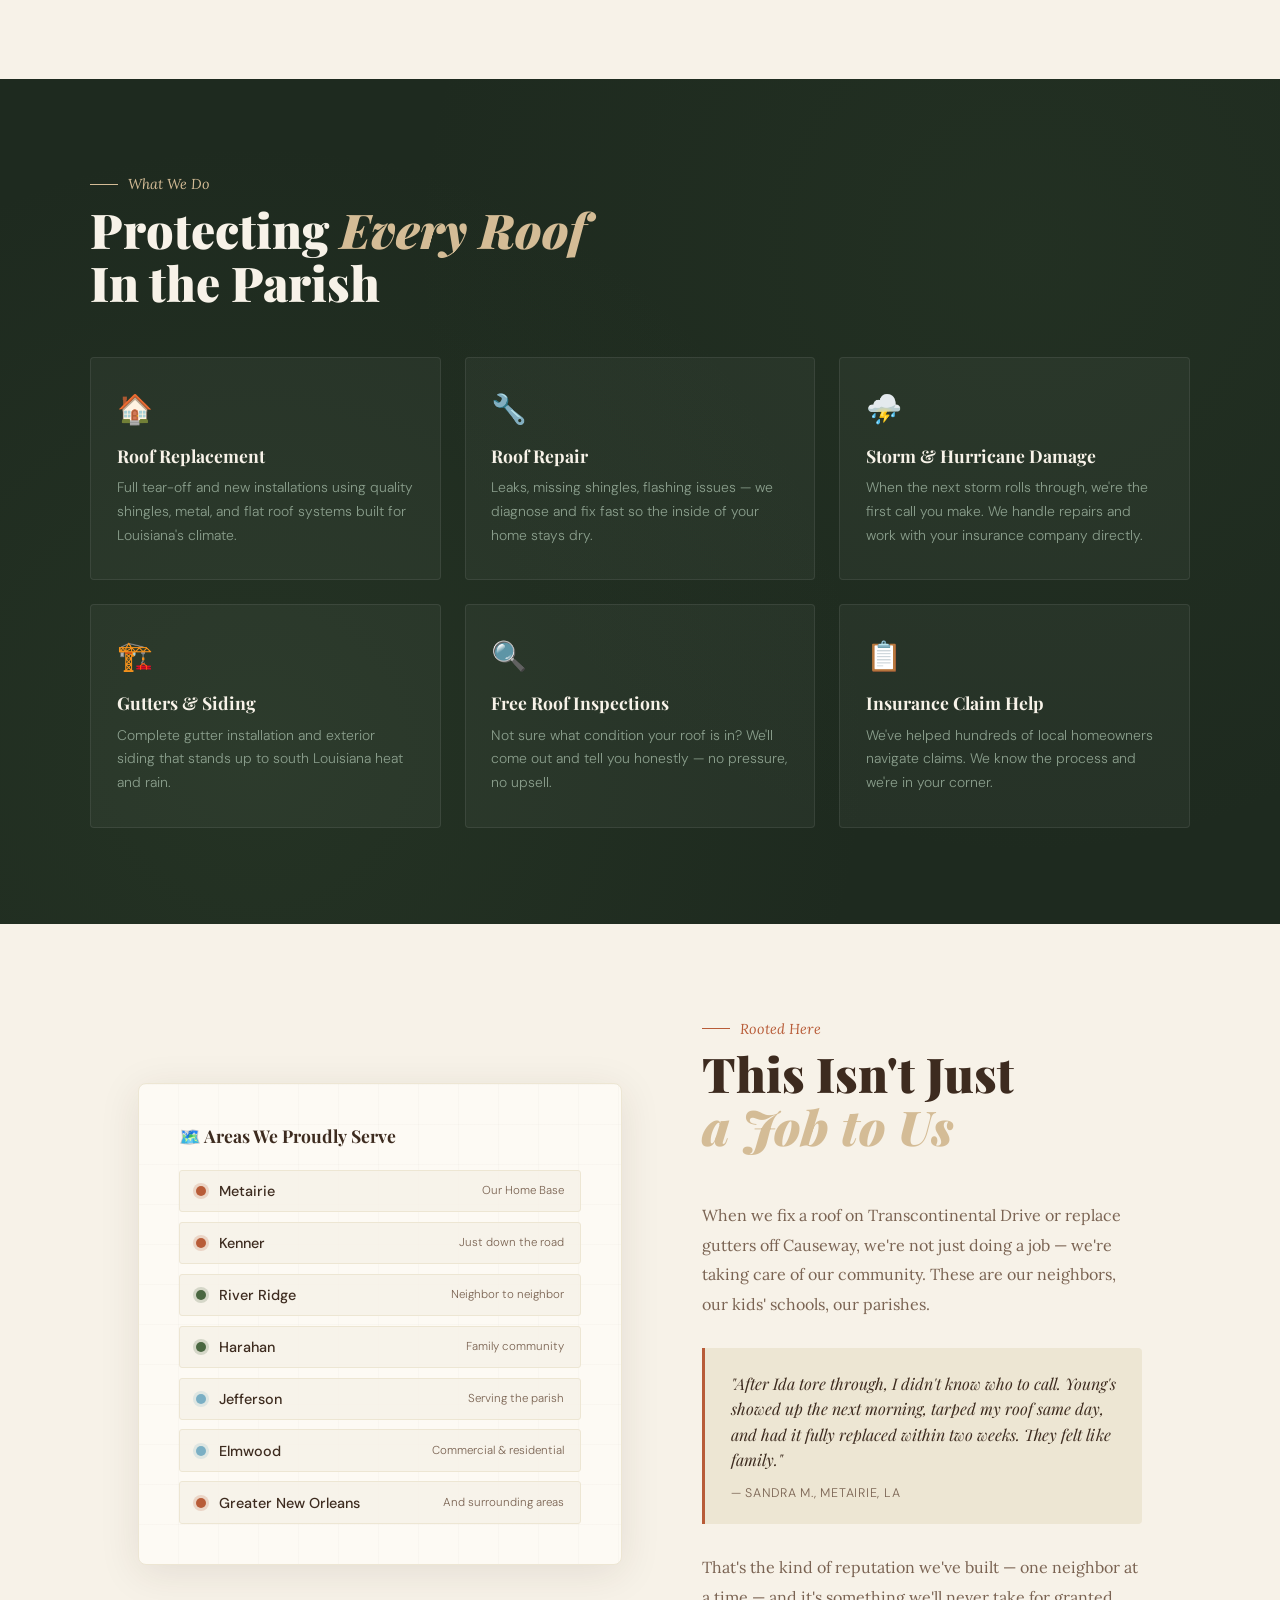
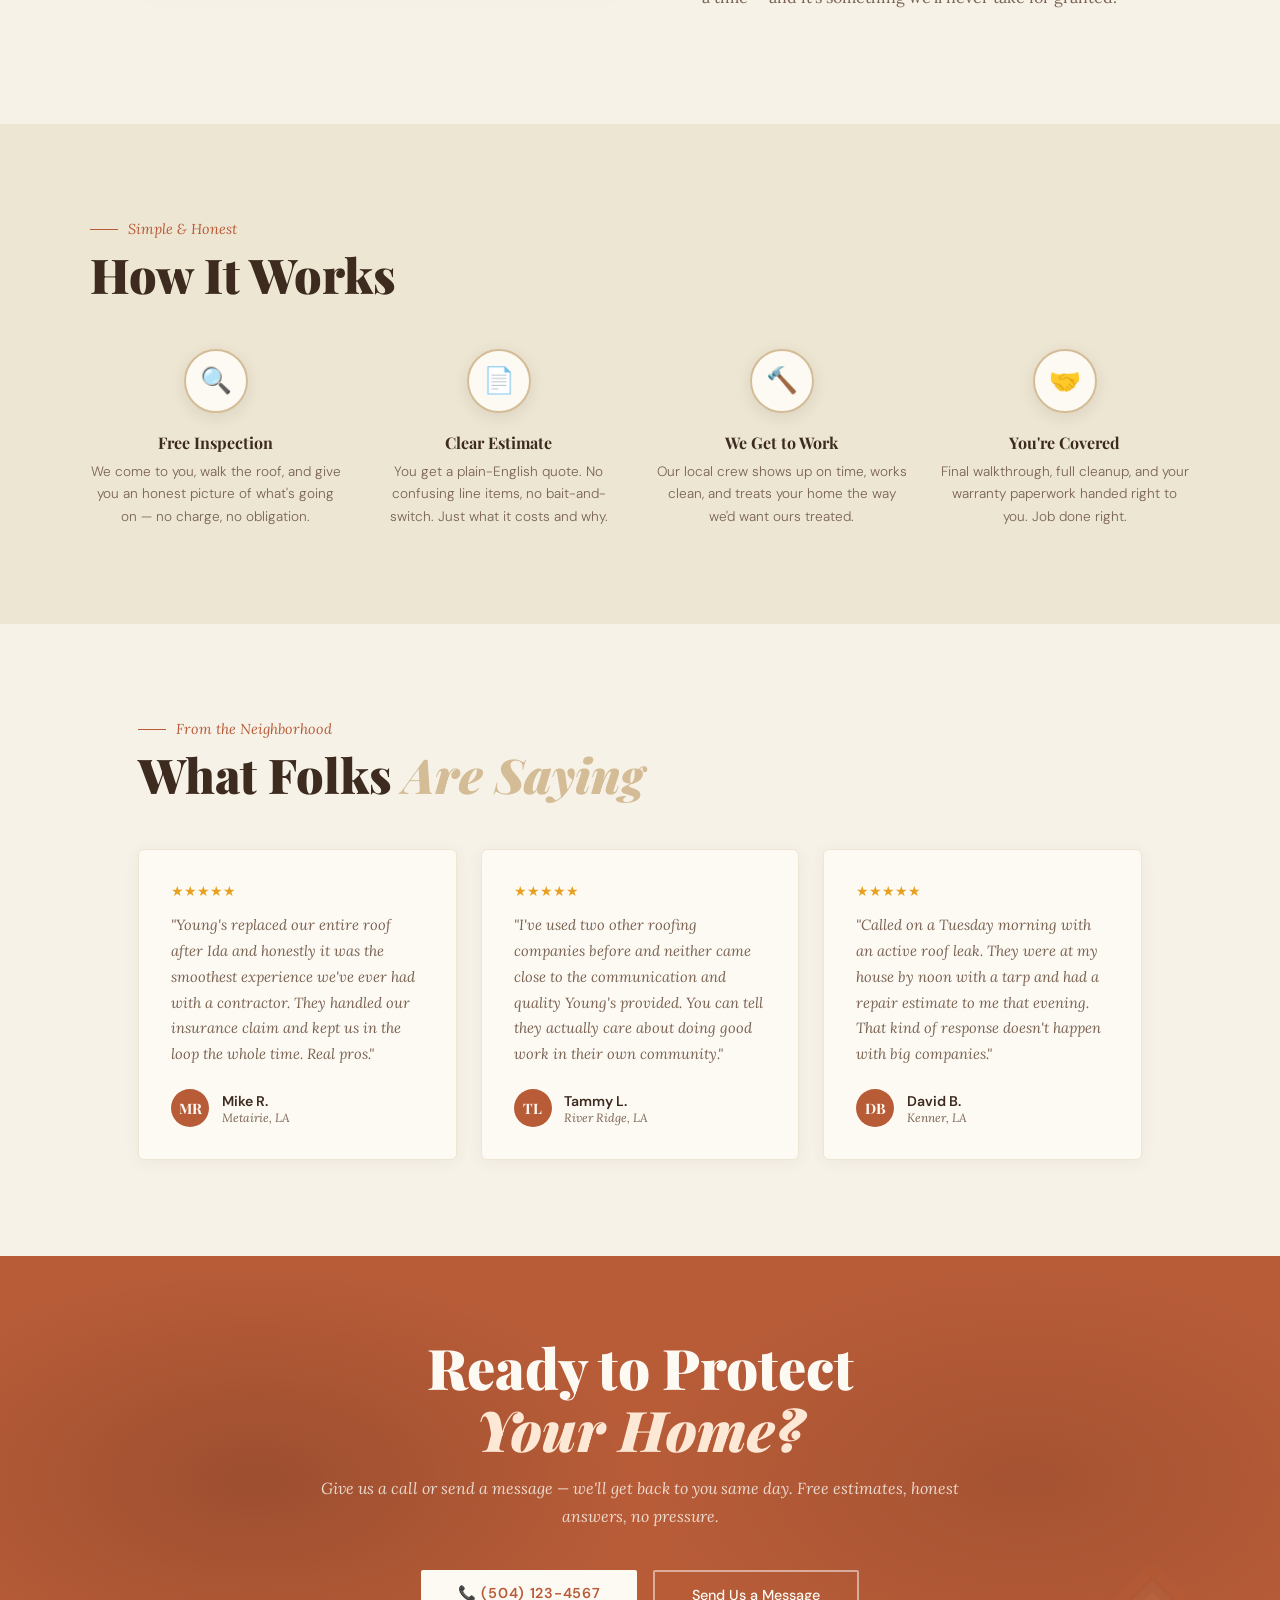
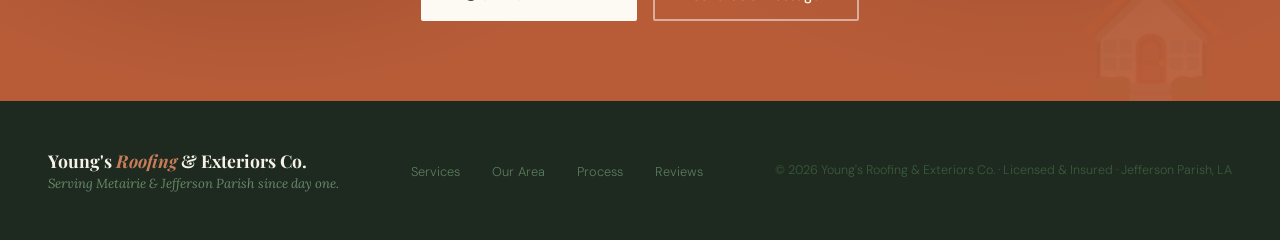
<file: youngs-homey.html>
<!DOCTYPE html>
<html lang="en">
<head>
  <meta charset="UTF-8"/>
  <meta name="viewport" content="width=device-width, initial-scale=1.0"/>
  <title>Young's Roofing & Exteriors — Metairie, LA</title>
  <link href="https://fonts.googleapis.com/css2?family=Playfair+Display:ital,wght@0,700;0,900;1,700&family=Lora:ital,wght@0,400;0,500;1,400&family=DM+Sans:wght@300;400;500&display=swap" rel="stylesheet"/>
  <style>
    *, *::before, *::after { box-sizing: border-box; margin: 0; padding: 0; }

    :root {
      --cream:     #f7f2e8;
      --parchment: #ede6d3;
      --warm-tan:  #d4bc96;
      --brick:     #b85c38;
      --brick-dark:#8f3d20;
      --moss:      #4a6741;
      --sky:       #7bafc4;
      --sky-light: #c5dde8;
      --night:     #1e2a1f;
      --brown:     #3d2b1f;
      --text:      #2e1f14;
      --muted:     #7a6352;
      --white:     #fdfaf4;
    }

    html { scroll-behavior: smooth; }

    body {
      background: var(--cream);
      color: var(--text);
      font-family: 'DM Sans', sans-serif;
      font-weight: 300;
      overflow-x: hidden;
    }

    /* ── SKY / CLOUDS HERO BG ── */
    .hero {
      min-height: 100vh;
      position: relative;
      overflow: hidden;
      display: flex;
      flex-direction: column;
      justify-content: flex-end;
      padding-bottom: 5rem;
    }

    /* Gradient sky */
    .hero-sky {
      position: absolute;
      inset: 0;
      background: linear-gradient(
        180deg,
        #a8cfe0 0%,
        #c5dde8 35%,
        #deedf5 55%,
        #edf5e0 75%,
        #f0ead8 100%
      );
    }

    /* SVG cloud shapes */
    .clouds {
      position: absolute;
      top: 0; left: 0; right: 0;
      height: 55%;
      overflow: hidden;
    }

    /* Roofline silhouette at bottom of hero */
    .roofline {
      position: absolute;
      bottom: 0; left: 0; right: 0;
      height: 280px;
    }

    /* Sun */
    .sun {
      position: absolute;
      top: 12%;
      right: 18%;
      width: 90px; height: 90px;
      background: radial-gradient(circle, #ffe87a 30%, #ffd44a 60%, transparent 75%);
      border-radius: 50%;
      box-shadow: 0 0 60px 30px rgba(255,220,80,0.25);
      animation: sunPulse 4s ease-in-out infinite;
    }
    @keyframes sunPulse {
      0%, 100% { box-shadow: 0 0 60px 30px rgba(255,220,80,0.25); }
      50%       { box-shadow: 0 0 80px 45px rgba(255,220,80,0.35); }
    }

    /* Floating clouds */
    .cloud {
      position: absolute;
      background: rgba(255,255,255,0.85);
      border-radius: 50px;
      filter: blur(2px);
    }
    .cloud::before, .cloud::after {
      content: '';
      position: absolute;
      background: rgba(255,255,255,0.85);
      border-radius: 50%;
    }
    .c1 { width: 180px; height: 45px; top: 18%; left: 8%; animation: drift 22s linear infinite; }
    .c1::before { width: 80px; height: 80px; top: -40px; left: 20px; }
    .c1::after  { width: 60px; height: 60px; top: -28px; left: 70px; }

    .c2 { width: 130px; height: 35px; top: 28%; left: 35%; animation: drift 30s linear infinite; opacity: 0.7; }
    .c2::before { width: 60px; height: 60px; top: -32px; left: 15px; }
    .c2::after  { width: 45px; height: 45px; top: -22px; left: 55px; }

    .c3 { width: 220px; height: 50px; top: 12%; left: 55%; animation: drift 26s linear infinite reverse; opacity: 0.6; }
    .c3::before { width: 90px; height: 90px; top: -50px; left: 25px; }
    .c3::after  { width: 70px; height: 70px; top: -35px; left: 90px; }

    @keyframes drift {
      from { transform: translateX(-15px); }
      50%  { transform: translateX(15px); }
      to   { transform: translateX(-15px); }
    }

    /* House silhouettes */
    .houses {
      position: absolute;
      bottom: 0; left: 0; right: 0;
      height: 250px;
    }

    .hero-content {
      position: relative;
      z-index: 10;
      text-align: center;
      padding: 0 2rem;
      animation: fadeUp 1s ease both;
    }

    .hero-neighborhood {
      display: inline-flex;
      align-items: center;
      gap: 0.5rem;
      background: var(--moss);
      color: #d4edcc;
      padding: 0.4rem 1.1rem;
      border-radius: 2rem;
      font-size: 0.75rem;
      font-weight: 500;
      letter-spacing: 0.12em;
      text-transform: uppercase;
      margin-bottom: 1.4rem;
    }
    .hero-neighborhood::before { content: '📍'; font-size: 0.9rem; }

    .hero h1 {
      font-family: 'Playfair Display', serif;
      font-size: clamp(2.8rem, 7vw, 5.5rem);
      font-weight: 900;
      line-height: 1.05;
      color: var(--brown);
      margin-bottom: 1.2rem;
      text-shadow: 0 2px 20px rgba(255,255,255,0.6);
    }
    .hero h1 em {
      font-style: italic;
      color: var(--brick);
    }

    .hero-sub {
      font-family: 'Lora', serif;
      font-style: italic;
      font-size: 1.1rem;
      color: var(--muted);
      max-width: 520px;
      margin: 0 auto 2.2rem;
      line-height: 1.7;
    }

    .hero-actions {
      display: flex;
      justify-content: center;
      gap: 1rem;
      flex-wrap: wrap;
    }

    .btn-main {
      background: var(--brick);
      color: var(--white);
      padding: 0.9rem 2.2rem;
      border-radius: 2px;
      font-weight: 500;
      font-size: 0.9rem;
      letter-spacing: 0.06em;
      text-decoration: none;
      transition: background 0.2s, transform 0.15s, box-shadow 0.2s;
      box-shadow: 0 4px 20px rgba(184,92,56,0.3);
    }
    .btn-main:hover {
      background: var(--brick-dark);
      transform: translateY(-2px);
      box-shadow: 0 8px 28px rgba(184,92,56,0.4);
    }

    .btn-soft {
      background: rgba(255,255,255,0.7);
      color: var(--brown);
      padding: 0.9rem 2.2rem;
      border-radius: 2px;
      font-weight: 500;
      font-size: 0.9rem;
      letter-spacing: 0.06em;
      text-decoration: none;
      backdrop-filter: blur(8px);
      border: 1px solid rgba(61,43,31,0.15);
      transition: background 0.2s, transform 0.15s;
    }
    .btn-soft:hover { background: rgba(255,255,255,0.9); transform: translateY(-2px); }

    /* ── NAV ── */
    nav {
      position: fixed;
      top: 0; left: 0; right: 0;
      z-index: 100;
      display: flex;
      align-items: center;
      justify-content: space-between;
      padding: 1rem 3rem;
      background: rgba(247,242,232,0.88);
      backdrop-filter: blur(16px);
      border-bottom: 1px solid rgba(61,43,31,0.1);
    }

    .nav-logo {
      font-family: 'Playfair Display', serif;
      font-weight: 700;
      font-size: 1.2rem;
      color: var(--brown);
      text-decoration: none;
    }
    .nav-logo span {
      color: var(--brick);
      font-style: italic;
    }

    .nav-links {
      display: flex;
      gap: 2.2rem;
      list-style: none;
    }
    .nav-links a {
      text-decoration: none;
      color: var(--muted);
      font-size: 0.85rem;
      font-weight: 400;
      transition: color 0.2s;
    }
    .nav-links a:hover { color: var(--brick); }

    .nav-phone {
      font-family: 'Playfair Display', serif;
      font-weight: 700;
      font-size: 0.95rem;
      color: var(--brick);
      text-decoration: none;
      transition: color 0.2s;
    }
    .nav-phone:hover { color: var(--brick-dark); }

    /* ── NEIGHBORHOOD STRIP ── */
    .neighborhood-strip {
      background: var(--night);
      color: #a8c0aa;
      padding: 0.9rem 3rem;
      display: flex;
      align-items: center;
      justify-content: center;
      gap: 2.5rem;
      flex-wrap: wrap;
      font-size: 0.78rem;
      letter-spacing: 0.1em;
      text-transform: uppercase;
      font-weight: 500;
    }
    .neighborhood-strip span::before { content: '🌿 '; }

    /* ── INTRO ── */
    .intro {
      padding: 6rem 3rem;
      max-width: 1100px;
      margin: 0 auto;
      display: grid;
      grid-template-columns: 1fr 1fr;
      gap: 5rem;
      align-items: center;
    }

    .intro-text .eyebrow {
      font-family: 'Lora', serif;
      font-style: italic;
      font-size: 0.9rem;
      color: var(--brick);
      margin-bottom: 0.8rem;
      display: flex;
      align-items: center;
      gap: 0.5rem;
    }
    .intro-text .eyebrow::before {
      content: '';
      width: 30px; height: 1px;
      background: var(--brick);
    }

    .intro-text h2 {
      font-family: 'Playfair Display', serif;
      font-size: clamp(2rem, 4vw, 3rem);
      font-weight: 900;
      line-height: 1.15;
      color: var(--brown);
      margin-bottom: 1.4rem;
    }

    .intro-text p {
      font-family: 'Lora', serif;
      font-size: 1rem;
      line-height: 1.85;
      color: var(--muted);
      margin-bottom: 1rem;
    }

    .intro-text p strong {
      color: var(--brown);
      font-weight: 600;
    }

    .intro-cards {
      display: grid;
      grid-template-columns: 1fr 1fr;
      gap: 1rem;
    }

    .intro-card {
      background: var(--white);
      border: 1px solid var(--parchment);
      border-radius: 4px;
      padding: 1.6rem 1.4rem;
      text-align: center;
      box-shadow: 0 2px 16px rgba(61,43,31,0.06);
      transition: transform 0.2s, box-shadow 0.2s;
    }
    .intro-card:hover {
      transform: translateY(-3px);
      box-shadow: 0 8px 28px rgba(61,43,31,0.1);
    }

    .intro-card-num {
      font-family: 'Playfair Display', serif;
      font-size: 2.5rem;
      font-weight: 900;
      color: var(--brick);
      line-height: 1;
      margin-bottom: 0.3rem;
    }
    .intro-card-label {
      font-size: 0.78rem;
      color: var(--muted);
      letter-spacing: 0.06em;
      text-transform: uppercase;
    }

    /* ── SERVICES ── */
    .services {
      background: var(--night);
      padding: 6rem 3rem;
      position: relative;
      overflow: hidden;
    }

    /* subtle leaf pattern bg */
    .services::before {
      content: '';
      position: absolute;
      inset: 0;
      background-image: radial-gradient(circle at 20% 80%, rgba(74,103,65,0.15) 0%, transparent 50%),
                        radial-gradient(circle at 80% 20%, rgba(74,103,65,0.1) 0%, transparent 50%);
    }

    .services-inner {
      max-width: 1100px;
      margin: 0 auto;
      position: relative;
    }

    .section-label {
      font-family: 'Lora', serif;
      font-style: italic;
      font-size: 0.9rem;
      color: var(--warm-tan);
      margin-bottom: 0.6rem;
      display: flex;
      align-items: center;
      gap: 0.6rem;
    }
    .section-label::before { content: ''; width: 28px; height: 1px; background: var(--warm-tan); }

    .section-title {
      font-family: 'Playfair Display', serif;
      font-size: clamp(2rem, 4vw, 3rem);
      font-weight: 900;
      color: var(--cream);
      margin-bottom: 3rem;
      line-height: 1.1;
    }
    .section-title em { color: var(--warm-tan); font-style: italic; }

    .services-grid {
      display: grid;
      grid-template-columns: repeat(3, 1fr);
      gap: 1.5rem;
    }

    .service-card {
      background: rgba(255,255,255,0.04);
      border: 1px solid rgba(255,255,255,0.08);
      border-radius: 4px;
      padding: 2rem 1.6rem;
      transition: background 0.3s, border-color 0.3s, transform 0.2s;
      position: relative;
      overflow: hidden;
    }
    .service-card::after {
      content: '';
      position: absolute;
      left: 0; top: 0; bottom: 0;
      width: 3px;
      background: var(--brick);
      transform: scaleY(0);
      transform-origin: bottom;
      transition: transform 0.35s ease;
    }
    .service-card:hover {
      background: rgba(255,255,255,0.07);
      border-color: rgba(184,92,56,0.3);
      transform: translateY(-3px);
    }
    .service-card:hover::after { transform: scaleY(1); }

    .service-icon {
      font-size: 1.8rem;
      margin-bottom: 1rem;
      display: block;
    }

    .service-card h3 {
      font-family: 'Playfair Display', serif;
      font-size: 1.1rem;
      font-weight: 700;
      color: var(--cream);
      margin-bottom: 0.6rem;
    }

    .service-card p {
      font-size: 0.87rem;
      line-height: 1.7;
      color: #8a9e8c;
    }

    /* ── NEIGHBORHOOD PRIDE ── */
    .pride {
      padding: 6rem 3rem;
      max-width: 1100px;
      margin: 0 auto;
    }

    .pride-grid {
      display: grid;
      grid-template-columns: 1.1fr 1fr;
      gap: 5rem;
      align-items: center;
    }

    .pride-map {
      position: relative;
    }

    /* Illustrated "map" card */
    .map-card {
      background: var(--white);
      border: 1px solid var(--parchment);
      border-radius: 8px;
      padding: 2.5rem;
      box-shadow: 0 8px 40px rgba(61,43,31,0.1);
      position: relative;
      overflow: hidden;
    }

    .map-card::before {
      content: '';
      position: absolute;
      inset: 0;
      background:
        repeating-linear-gradient(0deg, transparent, transparent 39px, rgba(61,43,31,0.04) 40px),
        repeating-linear-gradient(90deg, transparent, transparent 39px, rgba(61,43,31,0.04) 40px);
    }

    .map-title {
      font-family: 'Playfair Display', serif;
      font-size: 1.1rem;
      font-weight: 700;
      color: var(--brown);
      margin-bottom: 1.4rem;
      position: relative;
      display: flex;
      align-items: center;
      gap: 0.5rem;
    }

    .map-areas {
      display: flex;
      flex-direction: column;
      gap: 0.6rem;
      position: relative;
    }

    .map-area {
      display: flex;
      align-items: center;
      gap: 0.8rem;
      padding: 0.7rem 1rem;
      background: rgba(247,242,232,0.8);
      border: 1px solid var(--parchment);
      border-radius: 3px;
      font-size: 0.9rem;
      color: var(--brown);
      font-weight: 500;
      transition: background 0.2s, border-color 0.2s;
      cursor: default;
    }
    .map-area:hover { background: var(--parchment); border-color: var(--warm-tan); }
    .map-area-dot {
      width: 10px; height: 10px;
      background: var(--brick);
      border-radius: 50%;
      box-shadow: 0 0 0 3px rgba(184,92,56,0.2);
      flex-shrink: 0;
    }
    .map-area-dot.moss { background: var(--moss); box-shadow: 0 0 0 3px rgba(74,103,65,0.2); }
    .map-area-dot.sky { background: var(--sky); box-shadow: 0 0 0 3px rgba(123,175,196,0.2); }
    .map-area sub {
      margin-left: auto;
      font-size: 0.72rem;
      color: var(--muted);
      font-weight: 300;
    }

    .pride-text .section-label { color: var(--brick); }
    .pride-text .section-label::before { background: var(--brick); }
    .pride-text .section-title { color: var(--brown); }

    .pride-text p {
      font-family: 'Lora', serif;
      font-size: 1rem;
      line-height: 1.85;
      color: var(--muted);
      margin-bottom: 1rem;
    }

    .pride-quote {
      background: var(--parchment);
      border-left: 3px solid var(--brick);
      padding: 1.4rem 1.6rem;
      margin: 1.8rem 0;
      border-radius: 0 4px 4px 0;
    }
    .pride-quote p {
      font-family: 'Playfair Display', serif;
      font-style: italic;
      font-size: 1rem;
      color: var(--brown);
      margin-bottom: 0.5rem;
      line-height: 1.6;
    }
    .pride-quote cite {
      font-size: 0.78rem;
      color: var(--muted);
      font-style: normal;
      letter-spacing: 0.06em;
      text-transform: uppercase;
    }

    /* ── PROCESS ── */
    .process {
      background: var(--parchment);
      padding: 6rem 3rem;
    }
    .process-inner {
      max-width: 1100px;
      margin: 0 auto;
    }
    .process .section-label { color: var(--brick); }
    .process .section-label::before { background: var(--brick); }
    .process .section-title { color: var(--brown); }

    .process-steps {
      display: grid;
      grid-template-columns: repeat(4, 1fr);
      gap: 2rem;
      margin-top: 3rem;
    }

    .p-step {
      position: relative;
      text-align: center;
      animation: fadeUp 0.7s ease both;
    }
    .p-step:nth-child(1) { animation-delay: 0.1s; }
    .p-step:nth-child(2) { animation-delay: 0.2s; }
    .p-step:nth-child(3) { animation-delay: 0.3s; }
    .p-step:nth-child(4) { animation-delay: 0.4s; }

    .p-step-icon {
      width: 64px; height: 64px;
      background: var(--white);
      border: 2px solid var(--warm-tan);
      border-radius: 50%;
      display: flex;
      align-items: center;
      justify-content: center;
      font-size: 1.6rem;
      margin: 0 auto 1.2rem;
      box-shadow: 0 4px 16px rgba(61,43,31,0.1);
      transition: border-color 0.2s, box-shadow 0.2s;
    }
    .p-step:hover .p-step-icon {
      border-color: var(--brick);
      box-shadow: 0 4px 20px rgba(184,92,56,0.2);
    }

    .p-step h3 {
      font-family: 'Playfair Display', serif;
      font-size: 1rem;
      font-weight: 700;
      color: var(--brown);
      margin-bottom: 0.5rem;
    }
    .p-step p {
      font-size: 0.85rem;
      line-height: 1.65;
      color: var(--muted);
    }

    /* ── TESTIMONIALS ── */
    .testimonials {
      padding: 6rem 3rem;
      max-width: 1100px;
      margin: 0 auto;
    }

    .testimonials .section-label { color: var(--brick); }
    .testimonials .section-label::before { background: var(--brick); }
    .testimonials .section-title { color: var(--brown); }

    .testimonials-grid {
      display: grid;
      grid-template-columns: repeat(3, 1fr);
      gap: 1.5rem;
      margin-top: 3rem;
    }

    .t-card {
      background: var(--white);
      border: 1px solid var(--parchment);
      border-radius: 6px;
      padding: 2rem;
      box-shadow: 0 2px 16px rgba(61,43,31,0.06);
      transition: transform 0.2s, box-shadow 0.2s;
    }
    .t-card:hover {
      transform: translateY(-3px);
      box-shadow: 0 8px 32px rgba(61,43,31,0.1);
    }

    .t-stars { color: #e8a020; font-size: 0.9rem; margin-bottom: 0.8rem; }

    .t-card blockquote {
      font-family: 'Lora', serif;
      font-style: italic;
      font-size: 0.92rem;
      line-height: 1.75;
      color: var(--muted);
      margin-bottom: 1.4rem;
    }

    .t-reviewer {
      display: flex;
      align-items: center;
      gap: 0.8rem;
    }
    .t-avatar {
      width: 38px; height: 38px;
      background: var(--brick);
      color: var(--white);
      border-radius: 50%;
      display: flex; align-items: center; justify-content: center;
      font-family: 'Playfair Display', serif;
      font-weight: 700;
      font-size: 0.9rem;
    }
    .t-name {
      font-weight: 600;
      font-size: 0.88rem;
      color: var(--brown);
    }
    .t-loc {
      font-size: 0.75rem;
      color: var(--muted);
      font-family: 'Lora', serif;
      font-style: italic;
    }

    /* ── CTA ── */
    .cta {
      background: var(--brick);
      padding: 5rem 3rem;
      text-align: center;
      position: relative;
      overflow: hidden;
    }

    .cta::before {
      content: '';
      position: absolute;
      inset: 0;
      background:
        radial-gradient(ellipse 50% 80% at 20% 50%, rgba(0,0,0,0.15) 0%, transparent 60%),
        radial-gradient(ellipse 50% 80% at 80% 50%, rgba(0,0,0,0.1) 0%, transparent 60%);
    }

    /* little roof deco */
    .cta::after {
      content: '🏠';
      position: absolute;
      font-size: 8rem;
      opacity: 0.06;
      bottom: -1rem;
      right: 3rem;
    }

    .cta-inner { position: relative; max-width: 640px; margin: 0 auto; }

    .cta h2 {
      font-family: 'Playfair Display', serif;
      font-size: clamp(2rem, 5vw, 3.5rem);
      font-weight: 900;
      color: var(--white);
      line-height: 1.1;
      margin-bottom: 1rem;
    }
    .cta h2 em {
      font-style: italic;
      color: #fde8d5;
    }

    .cta p {
      font-family: 'Lora', serif;
      font-style: italic;
      font-size: 1rem;
      color: rgba(253,250,244,0.8);
      margin-bottom: 2.5rem;
      line-height: 1.7;
    }

    .cta-btns {
      display: flex;
      justify-content: center;
      gap: 1rem;
      flex-wrap: wrap;
    }

    .btn-cta-white {
      background: var(--white);
      color: var(--brick);
      padding: 0.9rem 2.3rem;
      border-radius: 2px;
      font-weight: 600;
      font-size: 0.9rem;
      letter-spacing: 0.05em;
      text-decoration: none;
      transition: background 0.2s, transform 0.15s;
    }
    .btn-cta-white:hover { background: var(--cream); transform: translateY(-2px); }

    .btn-cta-outline {
      background: transparent;
      border: 2px solid rgba(255,255,255,0.5);
      color: var(--white);
      padding: 0.9rem 2.3rem;
      border-radius: 2px;
      font-weight: 500;
      font-size: 0.9rem;
      text-decoration: none;
      transition: border-color 0.2s, background 0.2s, transform 0.15s;
    }
    .btn-cta-outline:hover {
      border-color: var(--white);
      background: rgba(255,255,255,0.1);
      transform: translateY(-2px);
    }

    /* ── FOOTER ── */
    footer {
      background: var(--night);
      padding: 3rem;
      display: flex;
      align-items: center;
      justify-content: space-between;
      flex-wrap: wrap;
      gap: 1.5rem;
    }

    .footer-logo {
      font-family: 'Playfair Display', serif;
      font-size: 1.1rem;
      font-weight: 700;
      color: var(--cream);
    }
    .footer-logo span { color: #c87c5a; font-style: italic; }

    .footer-tagline {
      font-family: 'Lora', serif;
      font-style: italic;
      font-size: 0.82rem;
      color: #6a8a6c;
      margin-top: 0.2rem;
    }

    .footer-links {
      display: flex;
      gap: 2rem;
      list-style: none;
    }
    .footer-links a {
      color: #5a7a5c;
      font-size: 0.8rem;
      text-decoration: none;
      transition: color 0.2s;
    }
    .footer-links a:hover { color: var(--warm-tan); }

    .footer-copy {
      font-size: 0.78rem;
      color: #3a5a3c;
    }

    /* ── ANIMATIONS ── */
    @keyframes fadeUp {
      from { opacity: 0; transform: translateY(24px); }
      to   { opacity: 1; transform: translateY(0); }
    }

    /* ── RESPONSIVE ── */
    @media (max-width: 900px) {
      nav { padding: 1rem 1.5rem; }
      .nav-links { display: none; }
      .intro { grid-template-columns: 1fr; padding: 4rem 1.5rem; gap: 3rem; }
      .services { padding: 5rem 1.5rem; }
      .services-grid { grid-template-columns: 1fr 1fr; }
      .pride { padding: 4rem 1.5rem; }
      .pride-grid { grid-template-columns: 1fr; gap: 3rem; }
      .process { padding: 5rem 1.5rem; }
      .process-steps { grid-template-columns: 1fr 1fr; }
      .testimonials { padding: 5rem 1.5rem; }
      .testimonials-grid { grid-template-columns: 1fr; }
      .cta { padding: 4rem 1.5rem; }
      footer { padding: 2rem 1.5rem; flex-direction: column; align-items: flex-start; }
      .neighborhood-strip { padding: 0.9rem 1.5rem; gap: 1.2rem; }
    }
  </style>
</head>
<body>

  <!-- NAV -->
  <nav>
    <a href="#" class="nav-logo">Young's <span>Roofing</span> & Exteriors</a>
    <ul class="nav-links">
      <li><a href="#services">Services</a></li>
      <li><a href="#neighborhood">Our Area</a></li>
      <li><a href="#process">Process</a></li>
      <li><a href="#reviews">Reviews</a></li>
    </ul>
    <a href="tel:+15041234567" class="nav-phone">📞 (504) 123-4567</a>
  </nav>

  <!-- HERO -->
  <section class="hero">
    <div class="hero-sky"></div>
    <div class="clouds">
      <div class="sun"></div>
      <div class="cloud c1"></div>
      <div class="cloud c2"></div>
      <div class="cloud c3"></div>
    </div>

    <!-- SVG House Silhouettes -->
    <svg class="houses" viewBox="0 0 1440 250" xmlns="http://www.w3.org/2000/svg" preserveAspectRatio="xMidYMax slice">
      <!-- Sky fade gradient -->
      <defs>
        <linearGradient id="skyFade" x1="0" y1="0" x2="0" y2="1">
          <stop offset="0%" stop-color="#e8f0d8" stop-opacity="0"/>
          <stop offset="100%" stop-color="#e8f0d8" stop-opacity="1"/>
        </linearGradient>
      </defs>

      <!-- Far background houses (lighter) -->
      <g fill="#c8d8b0" opacity="0.5">
        <polygon points="100,180 140,130 180,180"/>
        <rect x="110" y="180" width="60" height="70"/>
        <polygon points="220,175 265,120 310,175"/>
        <rect x="230" y="175" width="70" height="75"/>
        <polygon points="580,185 625,125 670,185"/>
        <rect x="592" y="185" width="66" height="65"/>
        <polygon points="900,178 950,118 1000,178"/>
        <rect x="912" y="178" width="76" height="72"/>
        <polygon points="1200,180 1248,122 1296,180"/>
        <rect x="1212" y="180" width="72" height="70"/>
      </g>

      <!-- Mid houses -->
      <g fill="#a8bc8a" opacity="0.65">
        <polygon points="0,200 55,138 110,200"/>
        <rect x="10" y="200" width="90" height="50"/>
        <rect x="38" y="215" width="24" height="35"/>

        <polygon points="320,195 385,130 450,195"/>
        <rect x="332" y="195" width="106" height="55"/>
        <rect x="370" y="208" width="30" height="42"/>
        <rect x="335" y="210" width="22" height="20"/>

        <polygon points="700,198 760,132 820,198"/>
        <rect x="712" y="198" width="96" height="52"/>
        <rect x="748" y="210" width="28" height="40"/>

        <polygon points="1050,192 1110,128 1170,192"/>
        <rect x="1062" y="192" width="96" height="58"/>
        <rect x="1098" y="204" width="26" height="46"/>

        <polygon points="1300,196 1370,128 1440,196"/>
        <rect x="1310" y="196" width="130" height="54"/>
        <rect x="1360" y="210" width="28" height="40"/>
      </g>

      <!-- Foreground houses (darkest) -->
      <g fill="#7a9660">
        <polygon points="150,210 225,145 300,210"/>
        <rect x="165" y="210" width="120" height="40"/>
        <rect x="205" y="218" width="38" height="32"/>
        <rect x="168" y="222" width="25" height="18"/>

        <polygon points="480,208 560,138 640,208"/>
        <rect x="495" y="208" width="130" height="42"/>
        <rect x="538" y="216" width="36" height="34"/>
        <rect x="498" y="224" width="26" height="20"/>
        <!-- chimney -->
        <rect x="530" y="155" width="12" height="25" fill="#6a8450"/>

        <polygon points="840,205 920,135 1000,205"/>
        <rect x="855" y="205" width="130" height="45"/>
        <rect x="895" y="214" width="38" height="36"/>
        <rect x="858" y="222" width="26" height="18"/>
        <rect x="875" y="150" width="12" height="28" fill="#6a8450"/>

        <polygon points="1180,210 1260,140 1340,210"/>
        <rect x="1195" y="210" width="130" height="40"/>
        <rect x="1235" y="218" width="36" height="32"/>
        <rect x="1198" y="226" width="24" height="16"/>
      </g>

      <!-- Ground -->
      <rect x="0" y="240" width="1440" height="10" fill="#6a8450" opacity="0.4"/>
      <rect x="0" y="245" width="1440" height="6" fill="url(#skyFade)"/>
    </svg>

    <div class="hero-content">
      <div class="hero-neighborhood">Serving Metairie & Greater New Orleans</div>
      <h1>Your Neighbor.<br>Your <em>Roofer.</em></h1>
      <p class="hero-sub">Young's Roofing & Exteriors Co. — born and raised right here. We protect the homes that make Metairie feel like home.</p>
      <div class="hero-actions">
        <a href="#contact" class="btn-main">Get a Free Estimate</a>
        <a href="#services" class="btn-soft">See Our Work</a>
      </div>
    </div>
  </section>

  <!-- NEIGHBORHOOD STRIP -->
  <div class="neighborhood-strip">
    <span>Metairie</span>
    <span>Kenner</span>
    <span>River Ridge</span>
    <span>Jefferson</span>
    <span>Elmwood</span>
    <span>Harahan</span>
    <span>New Orleans</span>
  </div>

  <!-- INTRO -->
  <section class="intro">
    <div class="intro-text">
      <div class="eyebrow">About Us</div>
      <h2>We Know These Streets.<br>We Know These Roofs.</h2>
      <p>We're not a 1-800 company that blows in after a storm and disappears. <strong>Young's Roofing & Exteriors Co.</strong> is local — our crew lives, shops, and raises families right here in Jefferson Parish.</p>
      <p>That means we know Louisiana weather like the back of our hand. The humidity, the heat, the hurricane season. We build and repair roofs that can take it — because we've lived through it too.</p>
    </div>
    <div class="intro-cards">
      <div class="intro-card">
        <div class="intro-card-num">20+</div>
        <div class="intro-card-label">Years Local</div>
      </div>
      <div class="intro-card">
        <div class="intro-card-num">500+</div>
        <div class="intro-card-label">Roofs Done</div>
      </div>
      <div class="intro-card">
        <div class="intro-card-num">100%</div>
        <div class="intro-card-label">Satisfaction</div>
      </div>
      <div class="intro-card">
        <div class="intro-card-num">24hr</div>
        <div class="intro-card-label">Storm Response</div>
      </div>
    </div>
  </section>

  <!-- SERVICES -->
  <section class="services" id="services">
    <div class="services-inner">
      <div class="section-label">What We Do</div>
      <div class="section-title">Protecting <em>Every Roof</em><br>In the Parish</div>
      <div class="services-grid">
        <div class="service-card">
          <span class="service-icon">🏠</span>
          <h3>Roof Replacement</h3>
          <p>Full tear-off and new installations using quality shingles, metal, and flat roof systems built for Louisiana's climate.</p>
        </div>
        <div class="service-card">
          <span class="service-icon">🔧</span>
          <h3>Roof Repair</h3>
          <p>Leaks, missing shingles, flashing issues — we diagnose and fix fast so the inside of your home stays dry.</p>
        </div>
        <div class="service-card">
          <span class="service-icon">⛈️</span>
          <h3>Storm & Hurricane Damage</h3>
          <p>When the next storm rolls through, we're the first call you make. We handle repairs and work with your insurance company directly.</p>
        </div>
        <div class="service-card">
          <span class="service-icon">🏗️</span>
          <h3>Gutters & Siding</h3>
          <p>Complete gutter installation and exterior siding that stands up to south Louisiana heat and rain.</p>
        </div>
        <div class="service-card">
          <span class="service-icon">🔍</span>
          <h3>Free Roof Inspections</h3>
          <p>Not sure what condition your roof is in? We'll come out and tell you honestly — no pressure, no upsell.</p>
        </div>
        <div class="service-card">
          <span class="service-icon">📋</span>
          <h3>Insurance Claim Help</h3>
          <p>We've helped hundreds of local homeowners navigate claims. We know the process and we're in your corner.</p>
        </div>
      </div>
    </div>
  </section>

  <!-- NEIGHBORHOOD PRIDE -->
  <section class="pride" id="neighborhood">
    <div class="pride-grid">
      <div class="pride-map">
        <div class="map-card">
          <div class="map-title">🗺️ Areas We Proudly Serve</div>
          <div class="map-areas">
            <div class="map-area"><span class="map-area-dot"></span> Metairie <sub>Our Home Base</sub></div>
            <div class="map-area"><span class="map-area-dot"></span> Kenner <sub>Just down the road</sub></div>
            <div class="map-area"><span class="map-area-dot moss"></span> River Ridge <sub>Neighbor to neighbor</sub></div>
            <div class="map-area"><span class="map-area-dot moss"></span> Harahan <sub>Family community</sub></div>
            <div class="map-area"><span class="map-area-dot sky"></span> Jefferson <sub>Serving the parish</sub></div>
            <div class="map-area"><span class="map-area-dot sky"></span> Elmwood <sub>Commercial & residential</sub></div>
            <div class="map-area"><span class="map-area-dot"></span> Greater New Orleans <sub>And surrounding areas</sub></div>
          </div>
        </div>
      </div>
      <div class="pride-text">
        <div class="section-label">Rooted Here</div>
        <div class="section-title">This Isn't Just<br><em>a Job to Us</em></div>
        <p>When we fix a roof on Transcontinental Drive or replace gutters off Causeway, we're not just doing a job — we're taking care of our community. These are our neighbors, our kids' schools, our parishes.</p>

        <div class="pride-quote">
          <p>"After Ida tore through, I didn't know who to call. Young's showed up the next morning, tarped my roof same day, and had it fully replaced within two weeks. They felt like family."</p>
          <cite>— Sandra M., Metairie, LA</cite>
        </div>

        <p>That's the kind of reputation we've built — one neighbor at a time — and it's something we'll never take for granted.</p>
      </div>
    </div>
  </section>

  <!-- PROCESS -->
  <section class="process" id="process">
    <div class="process-inner">
      <div class="section-label">Simple & Honest</div>
      <div class="section-title">How It Works</div>
      <div class="process-steps">
        <div class="p-step">
          <div class="p-step-icon">🔍</div>
          <h3>Free Inspection</h3>
          <p>We come to you, walk the roof, and give you an honest picture of what's going on — no charge, no obligation.</p>
        </div>
        <div class="p-step">
          <div class="p-step-icon">📄</div>
          <h3>Clear Estimate</h3>
          <p>You get a plain-English quote. No confusing line items, no bait-and-switch. Just what it costs and why.</p>
        </div>
        <div class="p-step">
          <div class="p-step-icon">🔨</div>
          <h3>We Get to Work</h3>
          <p>Our local crew shows up on time, works clean, and treats your home the way we'd want ours treated.</p>
        </div>
        <div class="p-step">
          <div class="p-step-icon">🤝</div>
          <h3>You're Covered</h3>
          <p>Final walkthrough, full cleanup, and your warranty paperwork handed right to you. Job done right.</p>
        </div>
      </div>
    </div>
  </section>

  <!-- TESTIMONIALS -->
  <section class="testimonials" id="reviews">
    <div class="section-label">From the Neighborhood</div>
    <div class="section-title">What Folks <em>Are Saying</em></div>
    <div class="testimonials-grid">
      <div class="t-card">
        <div class="t-stars">★★★★★</div>
        <blockquote>"Young's replaced our entire roof after Ida and honestly it was the smoothest experience we've ever had with a contractor. They handled our insurance claim and kept us in the loop the whole time. Real pros."</blockquote>
        <div class="t-reviewer">
          <div class="t-avatar">MR</div>
          <div>
            <div class="t-name">Mike R.</div>
            <div class="t-loc">Metairie, LA</div>
          </div>
        </div>
      </div>
      <div class="t-card">
        <div class="t-stars">★★★★★</div>
        <blockquote>"I've used two other roofing companies before and neither came close to the communication and quality Young's provided. You can tell they actually care about doing good work in their own community."</blockquote>
        <div class="t-reviewer">
          <div class="t-avatar">TL</div>
          <div>
            <div class="t-name">Tammy L.</div>
            <div class="t-loc">River Ridge, LA</div>
          </div>
        </div>
      </div>
      <div class="t-card">
        <div class="t-stars">★★★★★</div>
        <blockquote>"Called on a Tuesday morning with an active roof leak. They were at my house by noon with a tarp and had a repair estimate to me that evening. That kind of response doesn't happen with big companies."</blockquote>
        <div class="t-reviewer">
          <div class="t-avatar">DB</div>
          <div>
            <div class="t-name">David B.</div>
            <div class="t-loc">Kenner, LA</div>
          </div>
        </div>
      </div>
    </div>
  </section>

  <!-- CTA -->
  <section class="cta" id="contact">
    <div class="cta-inner">
      <h2>Ready to Protect<br><em>Your Home?</em></h2>
      <p>Give us a call or send a message — we'll get back to you same day. Free estimates, honest answers, no pressure.</p>
      <div class="cta-btns">
        <a href="tel:+15041234567" class="btn-cta-white">📞 (504) 123-4567</a>
        <a href="mailto:info@youngsroofing.com" class="btn-cta-outline">Send Us a Message</a>
      </div>
    </div>
  </section>

  <!-- FOOTER -->
  <footer>
    <div>
      <div class="footer-logo">Young's <span>Roofing</span> & Exteriors Co.</div>
      <div class="footer-tagline">Serving Metairie & Jefferson Parish since day one.</div>
    </div>
    <ul class="footer-links">
      <li><a href="#services">Services</a></li>
      <li><a href="#neighborhood">Our Area</a></li>
      <li><a href="#process">Process</a></li>
      <li><a href="#reviews">Reviews</a></li>
    </ul>
    <div class="footer-copy">© 2026 Young's Roofing & Exteriors Co. · Licensed & Insured · Jefferson Parish, LA</div>
  </footer>

</body>
</html>
</file>
<file: style.css>
/* ═══════════════════════════════════════════
   YOUNG'S ROOFING & EXTERIORS CO.
   Premium Theme — Navy · White · Gold
   Metairie, Louisiana
═══════════════════════════════════════════ */

@import url('https://fonts.googleapis.com/css2?family=Cormorant+Garamond:ital,wght@0,500;0,600;0,700;1,500;1,600&family=Outfit:wght@300;400;500;600&family=Cinzel:wght@400;600&display=swap');

:root {
  --navy:       #0b1c2e;
  --navy-mid:   #112840;
  --navy-light: #1a3a56;
  --gold:       #c9a84c;
  --gold-light: #e2c47a;
  --gold-faint: rgba(201,168,76,0.1);
  --white:      #ffffff;
  --off-white:  #f8f6f2;
  --silver:     #e8eaee;
  --text:       #0d1f30;
  --muted:      #5a6a7a;
  --border:     rgba(11,28,46,0.1);
  --border-gold:rgba(201,168,76,0.25);

  --font-display: 'Cormorant Garamond', Georgia, serif;
  --font-caps:    'Cinzel', Georgia, serif;
  --font-ui:      'Outfit', system-ui, sans-serif;

  --radius:    2px;
  --shadow-sm: 0 2px 16px rgba(11,28,46,0.08);
  --shadow-md: 0 8px 32px rgba(11,28,46,0.12);
  --shadow-lg: 0 20px 60px rgba(11,28,46,0.18);
}

*, *::before, *::after { box-sizing: border-box; margin: 0; padding: 0; }
html { scroll-behavior: smooth; font-size: 16px; }
body {
  background: var(--off-white);
  color: var(--text);
  font-family: var(--font-ui);
  font-weight: 300;
  line-height: 1.6;
  -webkit-font-smoothing: antialiased;
}
img { max-width: 100%; display: block; }
a { color: inherit; }

/* ── NAV ── */
.site-nav {
  position: fixed; top: 0; left: 0; right: 0; z-index: 1000;
  display: flex; align-items: center; justify-content: space-between;
  padding: 0 3rem; height: 72px;
  background: rgba(11,28,46,0.97);
  backdrop-filter: blur(20px);
  -webkit-backdrop-filter: blur(20px);
  border-bottom: 1px solid rgba(201,168,76,0.2);
  transition: box-shadow 0.3s;
}
.site-nav.scrolled { box-shadow: 0 4px 30px rgba(0,0,0,0.3); }

.nav-logo {
  font-family: var(--font-caps);
  font-weight: 600; font-size: 1rem;
  color: var(--white); text-decoration: none;
  display: flex; align-items: center; gap: 0.6rem;
  letter-spacing: 0.08em; flex-shrink: 0; z-index: 1001;
}
.nav-logo .accent { color: var(--gold); }
.nav-logo-divider { width: 1px; height: 22px; background: rgba(201,168,76,0.4); }

.nav-links {
  display: flex; list-style: none;
  gap: 0rem; align-items: center;
}
.nav-links a {
  display: block; padding: 0.4rem 1rem;
  font-family: var(--font-ui); font-size: 0.78rem; font-weight: 500;
  color: rgba(255,255,255,0.65); text-decoration: none;
  transition: color 0.2s; letter-spacing: 0.08em; text-transform: uppercase;
  white-space: nowrap;
}
.nav-links a:hover { color: var(--gold); }
.nav-links a.active { color: var(--gold); }

.nav-cta {
  background: var(--gold) !important; color: var(--navy) !important;
  padding: 0.55rem 1.4rem !important; border-radius: var(--radius) !important;
  font-weight: 600 !important; font-size: 0.78rem !important;
  letter-spacing: 0.08em !important; text-transform: uppercase !important;
  white-space: nowrap; transition: background 0.2s, transform 0.15s !important;
}
.nav-cta:hover {
  background: var(--gold-light) !important;
  color: var(--navy) !important;
  transform: translateY(-1px);
}

/* ── HAMBURGER ── */
.nav-hamburger {
  display: none; flex-direction: column; justify-content: center;
  align-items: center; gap: 5px; width: 40px; height: 40px;
  background: none; border: none; cursor: pointer;
  flex-shrink: 0; z-index: 1001; padding: 4px;
}
.nav-hamburger span {
  display: block; width: 24px; height: 2px;
  background: var(--gold); border-radius: 1px;
  transition: transform 0.3s ease, opacity 0.3s ease;
  transform-origin: center;
}
.nav-hamburger.is-open span:nth-child(1) { transform: translateY(7px) rotate(45deg); }
.nav-hamburger.is-open span:nth-child(2) { opacity: 0; }
.nav-hamburger.is-open span:nth-child(3) { transform: translateY(-7px) rotate(-45deg); }

/* ── PAGE HEADER ── */
.page-header {
  padding: 8rem 3rem 5rem; background: var(--navy);
  position: relative; overflow: hidden; text-align: center;
}
.page-header::before {
  content: ''; position: absolute; inset: 0;
  background:
    radial-gradient(ellipse 60% 50% at 50% 100%, rgba(201,168,76,0.12) 0%, transparent 60%),
    radial-gradient(ellipse 40% 60% at 0% 50%, rgba(201,168,76,0.05) 0%, transparent 50%);
}
.page-header::after {
  content: ''; position: absolute;
  bottom: 0; left: 0; right: 0; height: 1px;
  background: linear-gradient(90deg, transparent, var(--gold), transparent);
}
.page-header > * { position: relative; z-index: 1; }

.page-eyebrow {
  display: inline-flex; align-items: center; gap: 0.8rem;
  font-family: var(--font-caps); font-size: 0.72rem; font-weight: 400;
  color: var(--gold); margin-bottom: 1rem; letter-spacing: 0.2em; text-transform: uppercase;
}
.page-eyebrow::before, .page-eyebrow::after { content: ''; width: 30px; height: 1px; background: var(--gold); opacity: 0.5; }

.page-header h1 {
  font-family: var(--font-display); font-size: clamp(2.8rem, 6vw, 4.5rem);
  font-weight: 600; color: var(--white); line-height: 1.1; margin-bottom: 1rem;
}
.page-header h1 em { color: var(--gold); font-style: italic; }
.page-header p {
  font-family: var(--font-ui); font-size: 1rem; font-weight: 300;
  color: rgba(255,255,255,0.6); max-width: 520px; margin: 0 auto; line-height: 1.75;
}

/* ── LABELS ── */
.eyebrow {
  display: inline-flex; align-items: center; gap: 0.7rem;
  font-family: var(--font-caps); font-size: 0.7rem; font-weight: 400;
  color: var(--gold); margin-bottom: 0.7rem;
  letter-spacing: 0.2em; text-transform: uppercase;
}
.eyebrow::before { content: ''; width: 28px; height: 1px; background: var(--gold); opacity: 0.6; }

.section-title {
  font-family: var(--font-display); font-size: clamp(2rem, 4vw, 3.2rem);
  font-weight: 600; color: var(--navy); line-height: 1.1; margin-bottom: 1.2rem;
}
.section-title em { font-style: italic; color: var(--gold); }
.section-title.light { color: var(--white); }
.section-title.light em { color: var(--gold); }

/* ── BUTTONS ── */
.btn {
  display: inline-flex; align-items: center; gap: 0.5rem;
  padding: 0.9rem 2.2rem; border-radius: var(--radius);
  font-family: var(--font-ui); font-weight: 600; font-size: 0.82rem;
  letter-spacing: 0.1em; text-transform: uppercase;
  text-decoration: none; transition: all 0.22s; cursor: pointer; border: none;
}
.btn-primary { background: var(--gold); color: var(--navy); }
.btn-primary:hover { background: var(--gold-light); transform: translateY(-2px); box-shadow: 0 8px 28px rgba(201,168,76,0.35); }
.btn-navy { background: var(--navy); color: var(--white); }
.btn-navy:hover { background: var(--navy-light); transform: translateY(-2px); box-shadow: var(--shadow-md); }
.btn-outline-gold { background: transparent; color: var(--gold); border: 1.5px solid var(--gold); }
.btn-outline-gold:hover { background: var(--gold-faint); transform: translateY(-2px); }
.btn-outline-white { background: transparent; color: var(--white); border: 1.5px solid rgba(255,255,255,0.4); }
.btn-outline-white:hover { border-color: var(--white); background: rgba(255,255,255,0.08); transform: translateY(-2px); }
.btn-ghost { background: transparent; color: var(--navy); border: 1.5px solid var(--border); }
.btn-ghost:hover { border-color: var(--gold); color: var(--gold); background: var(--gold-faint); }

/* ── CARDS ── */
.card {
  background: var(--white); border: 1px solid var(--silver);
  border-radius: var(--radius); box-shadow: var(--shadow-sm);
  transition: transform 0.22s, box-shadow 0.22s;
}
.card:hover { transform: translateY(-3px); box-shadow: var(--shadow-md); }

/* ── GOLD DIVIDER ── */
.gold-divider {
  width: 60px; height: 2px;
  background: linear-gradient(90deg, var(--gold), var(--gold-light));
  margin: 1rem 0 1.5rem;
}
.gold-divider.center { margin: 1rem auto 1.5rem; }

/* ── MARQUEE ── */
.marquee-bar { background: var(--navy); overflow: hidden; padding: 0.85rem 0; border-top: 1px solid rgba(201,168,76,0.15); border-bottom: 1px solid rgba(201,168,76,0.15); }
.marquee-track { display: flex; gap: 3rem; white-space: nowrap; animation: marquee 32s linear infinite; width: max-content; }
.marquee-track span { font-family: var(--font-caps); font-weight: 400; font-size: 0.68rem; letter-spacing: 0.25em; text-transform: uppercase; color: rgba(201,168,76,0.7); display: flex; align-items: center; gap: 2.5rem; }
.marquee-track span::after { content: '◆'; font-size: 0.35rem; color: var(--gold); opacity: 0.5; }
@keyframes marquee { from { transform: translateX(0); } to { transform: translateX(-50%); } }

/* ── UTILS ── */
.container { max-width: 1160px; margin: 0 auto; padding: 0 3rem; }
.text-center { text-align: center; }

/* ── FOOTER ── */
.site-footer { background: var(--navy); border-top: 1px solid rgba(201,168,76,0.2); padding: 4rem 3rem 2rem; }
.footer-top { display: grid; grid-template-columns: 1.6fr 1fr 1fr 1fr; gap: 3rem; padding-bottom: 2.5rem; border-bottom: 1px solid rgba(255,255,255,0.06); margin-bottom: 2rem; }
.footer-brand .nav-logo { font-size: 0.95rem; color: var(--white); margin-bottom: 0.8rem; display: inline-flex; }
.footer-tagline { font-family: var(--font-ui); font-size: 0.85rem; font-weight: 300; color: rgba(255,255,255,0.45); line-height: 1.7; margin-bottom: 1.2rem; max-width: 230px; }
.footer-phone { display: inline-flex; align-items: center; gap: 0.4rem; color: var(--gold); text-decoration: none; font-weight: 500; font-size: 0.9rem; transition: color 0.2s; }
.footer-phone:hover { color: var(--gold-light); }
.footer-col h4 { font-family: var(--font-caps); font-weight: 400; font-size: 0.72rem; color: var(--gold); letter-spacing: 0.18em; text-transform: uppercase; margin-bottom: 1.2rem; }
.footer-col ul { list-style: none; display: flex; flex-direction: column; gap: 0.6rem; }
.footer-col ul a { font-size: 0.83rem; font-weight: 300; color: rgba(255,255,255,0.45); text-decoration: none; transition: color 0.2s; }
.footer-col ul a:hover { color: var(--gold); }
.footer-bottom { display: flex; align-items: center; justify-content: space-between; flex-wrap: wrap; gap: 0.5rem; }
.footer-copy { font-size: 0.75rem; font-weight: 300; color: rgba(255,255,255,0.25); }
.footer-badges { display: flex; gap: 0.6rem; }
.footer-badge { font-size: 0.65rem; font-weight: 600; letter-spacing: 0.1em; text-transform: uppercase; color: rgba(201,168,76,0.6); border: 1px solid rgba(201,168,76,0.25); padding: 0.2rem 0.7rem; border-radius: 2rem; }

/* ── ANIMATIONS ── */
@keyframes fadeUp { from { opacity: 0; transform: translateY(28px); } to { opacity: 1; transform: translateY(0); } }
.anim-up   { animation: fadeUp 0.7s ease both; }
.anim-up-1 { animation: fadeUp 0.7s 0.1s ease both; }
.anim-up-2 { animation: fadeUp 0.7s 0.2s ease both; }
.anim-up-3 { animation: fadeUp 0.7s 0.3s ease both; }
.anim-up-4 { animation: fadeUp 0.7s 0.4s ease both; }

/* ── MOBILE ── */
@media (max-width: 960px) {
  .site-nav { padding: 0 1.5rem; }
  .nav-links { display: none; }
  .nav-hamburger { display: flex; }
  .container { padding: 0 1.5rem; }
  .page-header { padding: 6rem 1.5rem 3.5rem; }
  .footer-top { grid-template-columns: 1fr 1fr; gap: 2rem; }
}
@media (max-width: 600px) {
  .footer-top { grid-template-columns: 1fr; }
  .site-footer { padding: 2.5rem 1.5rem 1.5rem; }
}
</file>
